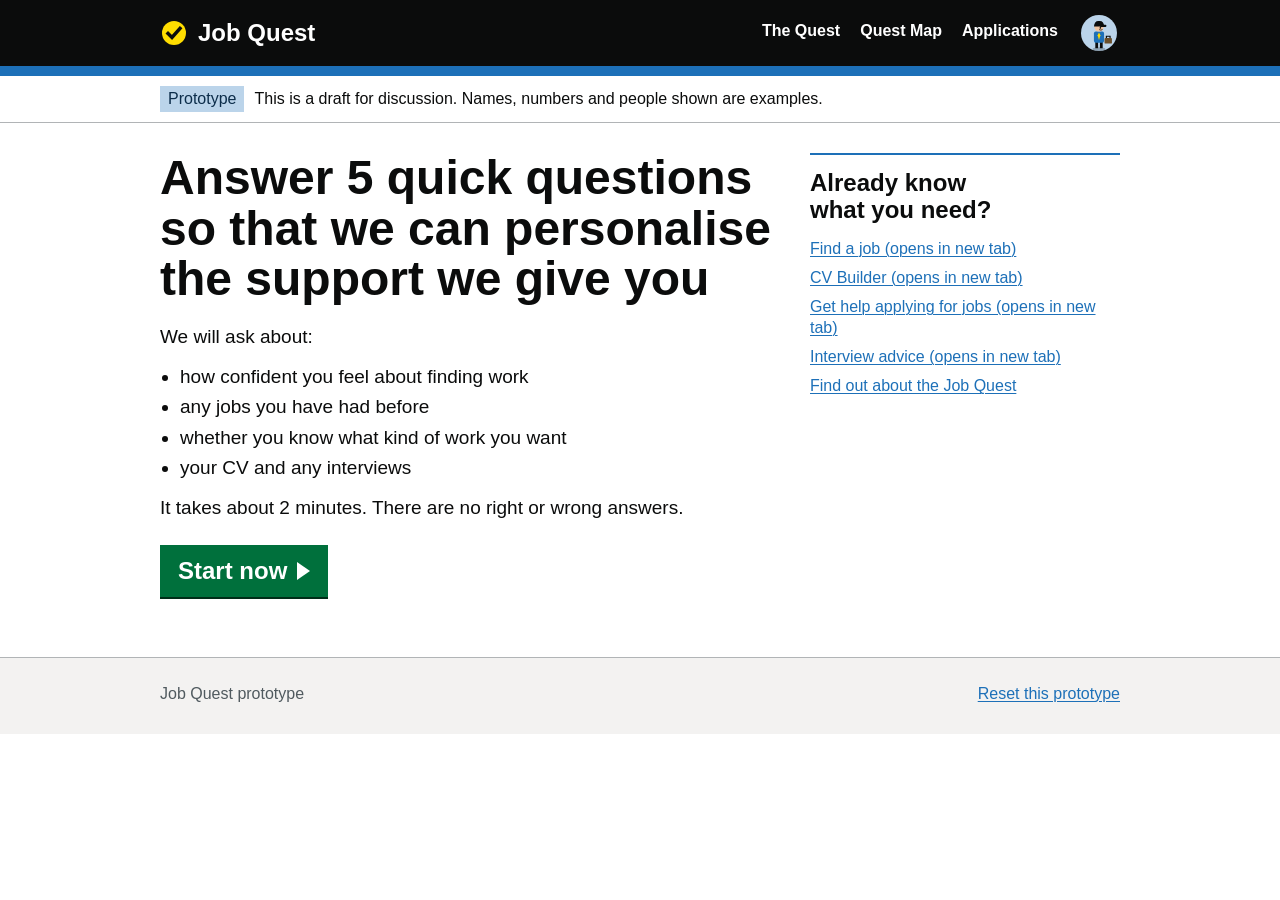
<file: index.html>
<!doctype html>
<html lang="en">
<head>
<meta charset="utf-8">
<meta name="viewport" content="width=device-width, initial-scale=1">
<title>Job Quest</title>
<link rel="stylesheet" href="jq.css">
<style>
/* Landing: start page. Each quiz question is its own page (question-1.html to question-5.html). */
.start-grid { display: grid; grid-template-columns: minmax(0, 2fr) minmax(0, 1fr); gap: 30px; align-items: start; }
@media (max-width: 760px) { .start-grid { grid-template-columns: 1fr; } }
.related { border-top: 2px solid var(--link); padding-top: 15px; font-size: 16px; }
.related h2 { font-size: 24px; }
.related ul { list-style: none; margin: 0; padding: 0; display: grid; gap: 8px; }
</style>
</head>
<body>

<div id="jq-top"></div>
<main id="main">
  <div class="width">
    <div class="start-grid">
      <section>
        <h1>Answer 5 quick questions so that we can personalise the support we give you</h1>
        <p>We will ask about:</p>
        <ul class="list">
          <li>how confident you feel about finding work</li>
          <li>any jobs you have had before</li>
          <li>whether you know what kind of work you want</li>
          <li>your CV and any interviews</li>
        </ul>
        <p>It takes about 2 minutes. There are no right or wrong answers.</p>
        <div class="buttons" style="margin-top:25px"><a class="btn start" href="question-1.html" role="button" draggable="false">Start now</a></div>
      </section>
      <aside class="related" aria-labelledby="rel-h">
        <h2 id="rel-h">Already know what you need?</h2>
        <ul>
          <li><a href="https://www.jobs.service.gov.uk/jobs" target="_blank" rel="noopener">Find a job (opens in new tab)</a></li>
          <li><a href="https://www.jobs.service.gov.uk/cv" target="_blank" rel="noopener">CV Builder (opens in new tab)</a></li>
          <li><a href="https://www.gov.uk/get-help-applying-for-jobs" target="_blank" rel="noopener">Get help applying for jobs (opens in new tab)</a></li>
          <li><a href="https://nationalcareers.service.gov.uk/careers-advice/interview-advice" target="_blank" rel="noopener">Interview advice (opens in new tab)</a></li>
          <li><a href="quest.html">Find out about the Job Quest</a></li>
        </ul>
      </aside>
    </div>
  </div>
</main>
<div id="jq-foot"></div>

<script src="jq.js"></script>
<script>JQ.chrome('index.html');</script>
</body>
</html>
</file>
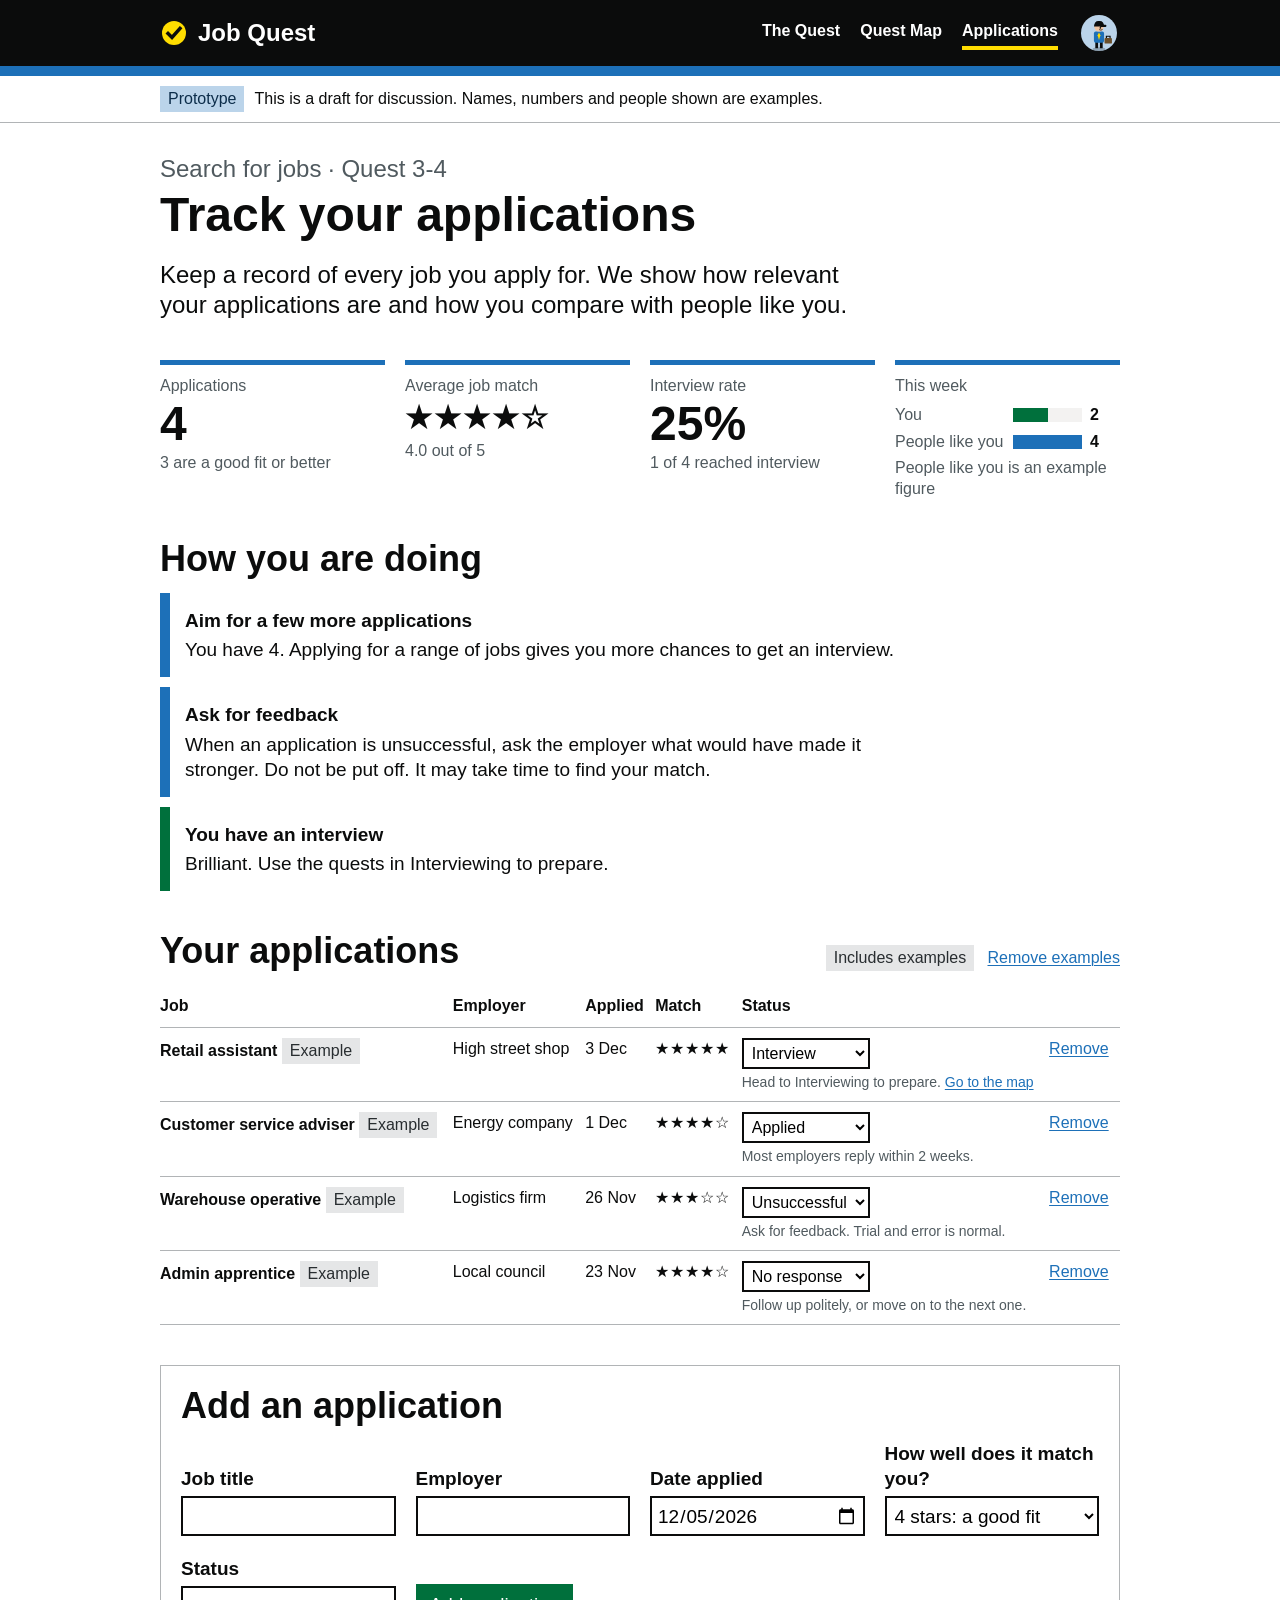
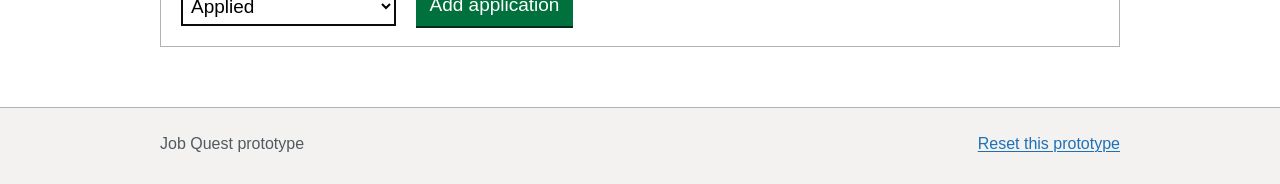
<file: applications.html>
<!doctype html>
<html lang="en">
<head>
<meta charset="utf-8">
<meta name="viewport" content="width=device-width, initial-scale=1, viewport-fit=cover">
<title>Your applications – Job Quest</title>
<link rel="stylesheet" href="jq.css">
<style>
.metrics { display: grid; grid-template-columns: repeat(auto-fit, minmax(200px, 1fr)); gap: 20px; }
.metric { border-top: 5px solid var(--link); padding-top: 10px; display: grid; gap: 4px; align-content: start; }
.metric .big { font-size: 48px; font-weight: 700; line-height: 1; font-variant-numeric: tabular-nums; }
.metric .stars { font-size: 30px; letter-spacing: 2px; line-height: 1.2; }
.metric span { font-size: 16px; color: var(--secondary); }
.compare { display: grid; gap: 6px; font-size: 16px; margin-top: 4px; }
.compare .row { display: grid; grid-template-columns: 110px minmax(0, 1fr) 30px; gap: 8px; align-items: center; font-variant-numeric: tabular-nums; }
.compare .bar { height: 14px; background: var(--bg-grey); }
.compare .bar i { display: block; height: 100%; background: var(--link); }
.compare .row.you .bar i { background: var(--green); }
.advice { display: grid; gap: 10px; }
.advice .inset { border-left-color: var(--link); }
.advice .inset.good { border-left-color: var(--green); }
.advice .inset strong { display: block; margin-bottom: 4px; }
.table-wrap { overflow-x: auto; }
table.apps { width: 100%; min-width: 720px; border-collapse: collapse; font-size: 16px; }
.apps th, .apps td { text-align: left; padding: 10px 10px 10px 0; border-bottom: 1px solid var(--border); vertical-align: top; }
.apps th { font-weight: 700; }
.apps td.stars { white-space: nowrap; letter-spacing: 1px; }
.apps select { font: inherit; font-size: 16px; padding: 4px; border: 2px solid var(--text); border-radius: 0; background: var(--white); }
.apps select:focus { outline: 3px solid var(--focus); outline-offset: 0; }
.apps .next { display: block; font-size: 14px; color: var(--secondary); margin-top: 4px; }
.add { display: grid; grid-template-columns: repeat(auto-fit, minmax(200px, 1fr)); gap: 20px; align-items: end; }
.add .input, .add select { max-width: none; }
.add select { font: inherit; height: 40px; border: 2px solid var(--text); border-radius: 0; padding: 4px; width: 100%; background: var(--white); }
.add select:focus { outline: 3px solid var(--focus); outline-offset: 0; }
.sec-head { display: flex; flex-wrap: wrap; justify-content: space-between; align-items: baseline; gap: 10px; }
.empty { padding: 20px; background: var(--bg-grey); }
</style>
</head>
<body>
<div id="jq-top"></div>
<main>
  <div class="width">
    <div>
      <p class="caption">Search for jobs · Quest 3-4</p>
      <h1>Track your applications</h1>
      <p class="lead">Keep a record of every job you apply for. We show how relevant your applications are and how you compare with people like you.</p>
    </div>

    <section aria-labelledby="stats-h">
      <h2 id="stats-h" class="visually-hidden">Your numbers</h2>
      <div class="metrics" id="metrics"></div>
    </section>

    <section aria-labelledby="adv-h">
      <h2 id="adv-h">How you are doing</h2>
      <div class="advice" id="advice"></div>
    </section>

    <section aria-labelledby="list-h">
      <div class="sec-head"><h2 id="list-h">Your applications</h2><span id="ex-tools"></span></div>
      <div id="list"></div>
    </section>

    <section aria-labelledby="add-h" class="box">
      <h2 id="add-h">Add an application</h2>
      <form id="add" class="add" novalidate>
        <div><label class="label" for="a-title">Job title</label><input class="input" id="a-title" name="title" autocomplete="off"></div>
        <div><label class="label" for="a-emp">Employer</label><input class="input" id="a-emp" name="employer" autocomplete="off"></div>
        <div><label class="label" for="a-date">Date applied</label><input class="input" id="a-date" name="date" type="date"></div>
        <div><label class="label" for="a-match">How well does it match you?</label>
          <select id="a-match" name="match"><option value="5">5 stars: a great fit</option><option value="4" selected>4 stars: a good fit</option><option value="3">3 stars: some fit</option><option value="2">2 stars: a stretch</option><option value="1">1 star: not a good fit</option></select></div>
        <div><label class="label" for="a-status">Status</label>
          <select id="a-status" name="status"></select></div>
        <div><button class="btn" type="submit">Add application</button></div>
      </form>
      <p class="error-msg" id="add-err" hidden style="margin-top:15px">Enter a job title and employer</p>
    </section>
  </div>
</main>
<div id="jq-foot"></div>

<script src="jq.js"></script>
<script>
JQ.chrome('applications.html');
const esc = JQ.esc;
const STATUS = {
  applied: { t: 'Applied', tag: 'blue', next: 'Most employers reply within 2 weeks.' },
  'no-response': { t: 'No response', tag: 'grey', next: 'Follow up politely, or move on to the next one.' },
  interview: { t: 'Interview', tag: 'purple', next: 'Head to Interviewing to prepare.' },
  offer: { t: 'Offer', tag: 'green', next: 'Well done! Tell your network.' },
  unsuccessful: { t: 'Unsuccessful', tag: 'yellow', next: 'Ask for feedback. Trial and error is normal.' },
};
document.getElementById('a-status').innerHTML = Object.entries(STATUS).map(([v, s]) => `<option value="${v}">${s.t}</option>`).join('');

const today = new Date(), iso = d => d.toISOString().slice(0, 10), daysAgo = n => iso(new Date(today - n * 864e5));
document.getElementById('a-date').value = iso(today);
const EXAMPLES = [
  { title: 'Retail assistant', employer: 'High street shop', date: daysAgo(2), match: 5, status: 'interview', example: true },
  { title: 'Customer service adviser', employer: 'Energy company', date: daysAgo(4), match: 4, status: 'applied', example: true },
  { title: 'Warehouse operative', employer: 'Logistics firm', date: daysAgo(9), match: 3, status: 'unsuccessful', example: true },
  { title: 'Admin apprentice', employer: 'Local council', date: daysAgo(12), match: 4, status: 'no-response', example: true },
];
let apps = JQ.store.get('jq-apps', null);
if (!Array.isArray(apps)) { apps = EXAMPLES.slice(); JQ.store.set('jq-apps', apps); }
const save = () => JQ.store.set('jq-apps', apps);
const stars = n => '★'.repeat(n) + '☆'.repeat(5 - n);
const PEERS = 4; // example: applications per week by people like you

function render() {
  const n = apps.length;
  const week = apps.filter(a => (today - new Date(a.date)) / 864e5 <= 7).length;
  const avg = n ? apps.reduce((s, a) => s + +a.match, 0) / n : 0;
  const interviews = apps.filter(a => a.status === 'interview' || a.status === 'offer').length;
  const rate = n ? Math.round(interviews / n * 100) : 0;
  const goodFit = apps.filter(a => +a.match >= 4).length;
  const max = Math.max(PEERS, week, 1);

  document.getElementById('metrics').innerHTML =
    `<div class="metric"><span>Applications</span><strong class="big">${n}</strong><span>${goodFit} are a good fit or better</span></div>` +
    `<div class="metric"><span>Average job match</span><strong class="stars" aria-label="${avg.toFixed(1)} out of 5">${stars(Math.round(avg))}</strong><span>${avg.toFixed(1)} out of 5</span></div>` +
    `<div class="metric"><span>Interview rate</span><strong class="big">${rate}%</strong><span>${interviews} of ${n} reached interview</span></div>` +
    `<div class="metric"><span>This week</span><div class="compare">` +
      `<div class="row you"><span>You</span><span class="bar"><i style="width:${week / max * 100}%"></i></span><strong>${week}</strong></div>` +
      `<div class="row"><span>People like you</span><span class="bar"><i style="width:${PEERS / max * 100}%"></i></span><strong>${PEERS}</strong></div>` +
    `</div><span>People like you is an example figure</span></div>`;

  const adv = [];
  if (n < 5) adv.push(['', 'Aim for a few more applications', `You have ${n}. Applying for a range of jobs gives you more chances to get an interview.`]);
  if (n && avg < 3.5) adv.push(['', 'Focus on jobs that match you', 'Your average match is low. Try the "Is this job right for me?" quiz before you apply.']);
  if (n >= 4 && interviews === 0) adv.push(['', 'Not hearing back?', 'Go back to Create a CV and get feedback on your CV, then tailor it for each job.']);
  if (apps.some(a => a.status === 'unsuccessful')) adv.push(['', 'Ask for feedback', 'When an application is unsuccessful, ask the employer what would have made it stronger. Do not be put off. It may take time to find your match.']);
  if (interviews) adv.push(['good', 'You have an interview', 'Brilliant. Use the quests in Interviewing to prepare.']);
  if (n >= 5 && avg >= 3.5) adv.push(['good', 'You are applying for a range of jobs that are a good fit', 'This is exactly where you should be. Keep going.']);
  document.getElementById('advice').innerHTML = adv.map(([c, h, t]) => `<div class="inset ${c}"><strong>${h}</strong>${t}</div>`).join('') || '<p>Add your first application to see how you are doing.</p>';

  const hasEx = apps.some(a => a.example);
  document.getElementById('ex-tools').innerHTML = hasEx ? `<strong class="tag grey">Includes examples</strong> <button class="linkbtn" type="button" id="clear-ex" style="font-size:16px;margin-left:8px">Remove examples</button>` : '';

  document.getElementById('list').innerHTML = n ? `<div class="table-wrap"><table class="apps"><thead><tr><th>Job</th><th>Employer</th><th>Applied</th><th>Match</th><th>Status</th><th><span class="visually-hidden">Actions</span></th></tr></thead><tbody>` +
    apps.map((a, i) => {
      const d = new Date(a.date);
      return `<tr><td><strong>${esc(a.title)}</strong>${a.example ? ' <span class="tag grey">Example</span>' : ''}</td><td>${esc(a.employer)}</td>` +
        `<td>${isNaN(d) ? '' : d.toLocaleDateString('en-GB', { day: 'numeric', month: 'short' })}</td>` +
        `<td class="stars" aria-label="${a.match} out of 5">${stars(+a.match)}</td>` +
        `<td><label class="visually-hidden" for="st-${i}">Status for ${esc(a.title)}</label><select id="st-${i}" data-i="${i}">${Object.entries(STATUS).map(([v, s]) => `<option value="${v}"${a.status === v ? ' selected' : ''}>${s.t}</option>`).join('')}</select>` +
        `<span class="next">${STATUS[a.status].next}${a.status === 'interview' ? ' <a href="map.html">Go to the map</a>' : ''}${a.status === 'offer' ? ' <a href="profile.html#share">Share your news</a>' : ''}</span></td>` +
        `<td><button class="linkbtn" type="button" data-del="${i}">Remove<span class="visually-hidden"> ${esc(a.title)}</span></button></td></tr>`;
    }).join('') + `</tbody></table></div>`
    : `<div class="empty">You have not added any applications yet. Use the form below to add your first one.</div>`;
}

document.getElementById('list').addEventListener('change', e => { const s = e.target.closest('select[data-i]'); if (!s) return; apps[+s.dataset.i].status = s.value; save(); render(); document.getElementById('st-' + s.dataset.i)?.focus(); });
document.getElementById('list').addEventListener('click', e => { const b = e.target.closest('[data-del]'); if (!b) return; apps.splice(+b.dataset.del, 1); save(); render(); });
document.getElementById('ex-tools').addEventListener('click', e => { if (e.target.id === 'clear-ex') { apps = apps.filter(a => !a.example); save(); render(); } });
document.getElementById('add').addEventListener('submit', e => {
  e.preventDefault();
  const f = new FormData(e.target), title = (f.get('title') || '').trim(), employer = (f.get('employer') || '').trim();
  const err = document.getElementById('add-err');
  if (!title || !employer) { err.hidden = false; (title ? document.getElementById('a-emp') : document.getElementById('a-title')).focus(); return; }
  err.hidden = true;
  apps.unshift({ title, employer, date: f.get('date') || iso(today), match: +f.get('match'), status: f.get('status') });
  save(); e.target.reset(); document.getElementById('a-date').value = iso(today); document.getElementById('a-match').value = '4'; render();
});
render();
</script>
</body>
</html>
</file>
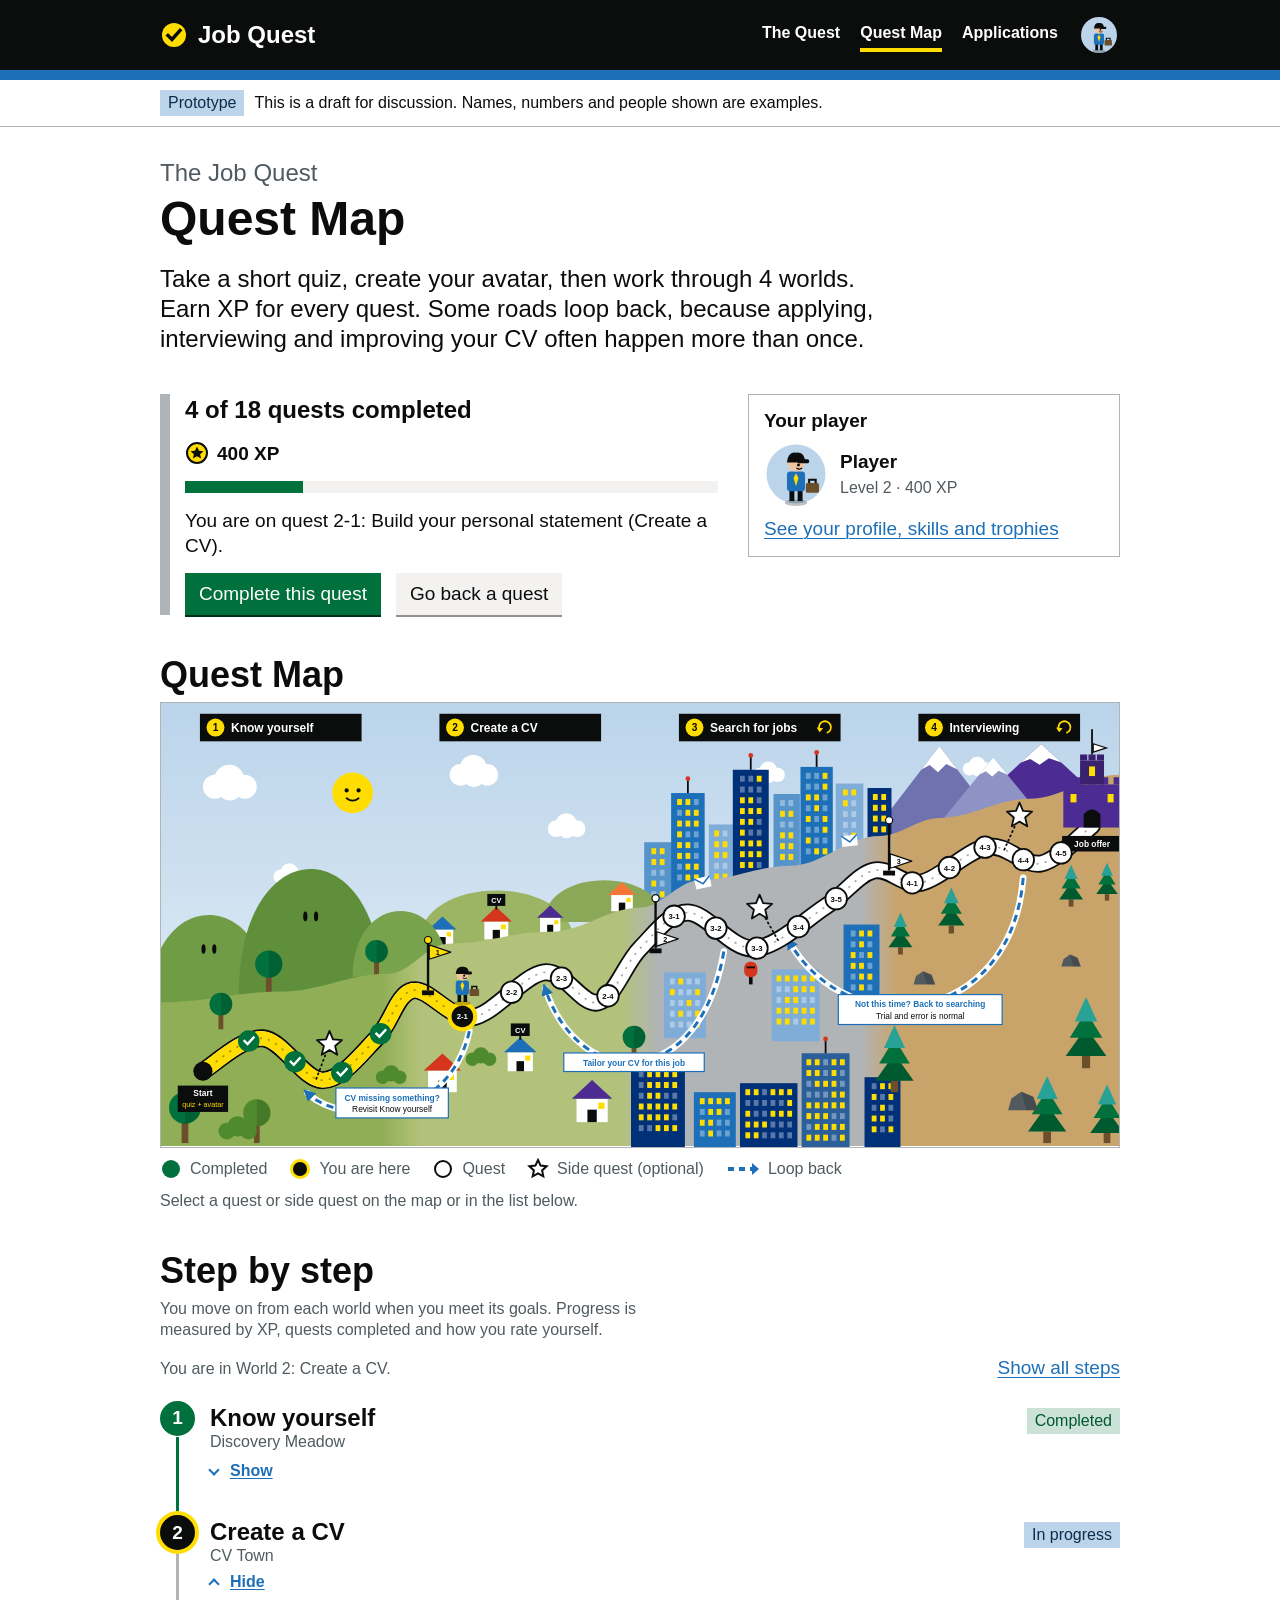
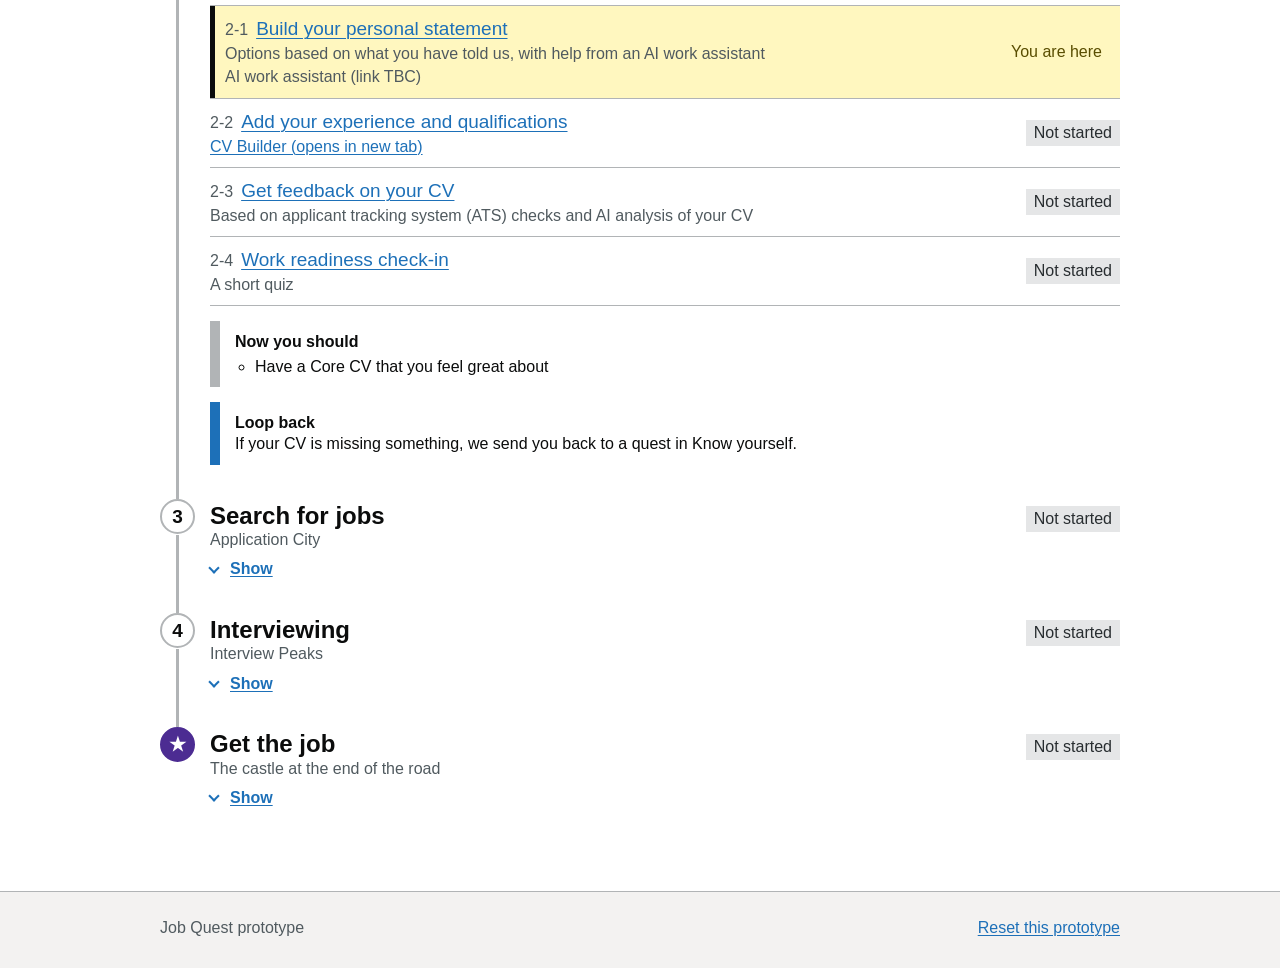
<file: map.html>
<!doctype html>
<html lang="en">
<head>
<meta charset="utf-8">
<meta name="viewport" content="width=device-width, initial-scale=1, viewport-fit=cover">
<title>Quest Map – Job Quest</title>
<link rel="stylesheet" href="jq.css">
<style>
/* Layout: public-service style page — black header bar, single column; "before the quest" flow, progress + leaderboard, illustrated map with loop roads, then step-by-step list. Single light theme by design. */
:root {
  --text: #0b0c0c;
  --secondary: #505a5f;
  --border: #b1b4b6;
  --bg-grey: #f3f2f1;
  --white: #ffffff;
  --link: #1d70b8;
  --focus: #ffdd00;
  --green: #00703c;
  --green-shadow: #002d18;
  --font: arial, 'Helvetica Neue', Helvetica, sans-serif;
  color-scheme: light;
}
* { box-sizing: border-box; }
body { background: var(--white); color: var(--text); font-family: var(--font); font-size: 19px; line-height: 1.32; -webkit-font-smoothing: antialiased; }
.width { max-width: 1020px; margin: 0 auto; padding-left: max(15px, env(safe-area-inset-left, 0px)); padding-right: max(15px, env(safe-area-inset-right, 0px)); }
@media (min-width: 641px) { .width { padding-left: max(30px, env(safe-area-inset-left, 0px)); padding-right: max(30px, env(safe-area-inset-right, 0px)); } }

.header { background: var(--text); color: var(--white); border-bottom: 10px solid var(--link); }
.header .width { padding-block: 14px; display: flex; flex-wrap: wrap; align-items: center; justify-content: space-between; gap: 6px 20px; }
.service { font-weight: 700; font-size: 24px; color: var(--white); display: flex; align-items: center; gap: 10px; }
.service svg { flex: none; }
.header nav { font-size: 16px; font-weight: 700; }

.phase { border-bottom: 1px solid var(--border); }
.phase .width { padding-block: 10px; display: flex; gap: 10px; align-items: baseline; font-size: 16px; }
.tag { display: inline-block; font-size: 16px; font-weight: 400; padding: 2px 8px 3px; white-space: nowrap; }
.tag.blue { background: #bbd4ea; color: #0c2d4a; }
.tag.green { background: #cce2d8; color: #005a30; }
.tag.grey { background: #e5e6e7; color: #282d30; }
.tag.yellow { background: #fff7bf; color: #594d00; }
.tag.purple { background: #dbd5e9; color: #3d2375; }

main .width { padding-block: 30px 50px; display: grid; gap: 40px; }
section { min-width: 0; }
.caption { color: var(--secondary); font-size: 24px; margin: 0 0 5px; }
h1 { font-size: clamp(32px, 5vw, 48px); line-height: 1.05; margin: 0 0 20px; font-weight: 700; text-wrap: balance; }
h2 { font-size: clamp(24px, 3.5vw, 36px); margin: 0 0 8px; line-height: 1.1; text-wrap: balance; }
.lead { font-size: 24px; line-height: 1.25; margin: 0; max-width: 30em; }
p { margin: 0; max-width: 34em; }
.body-s { font-size: 16px; color: var(--secondary); }

/* Before the quest */
.pre { list-style: none; margin: 20px 0 0; padding: 0; display: grid; grid-template-columns: repeat(auto-fit, minmax(170px, 1fr)); gap: 15px; counter-reset: pre; }
.pre > li { border-top: 5px solid var(--link); background: var(--bg-grey); padding: 12px 15px 15px; display: grid; gap: 6px; align-content: start; min-width: 0; }
.pre > li::before { counter-increment: pre; content: counter(pre); font-weight: 700; font-size: 16px; color: var(--secondary); }
.pre h3 { margin: 0; font-size: 19px; }
.pre p { font-size: 16px; }
.pre li.wide { grid-column: span 2; }
@media (max-width: 640px) { .pre li.wide { grid-column: auto; } }
.routes { list-style: none; margin: 4px 0 0; padding: 0; display: grid; gap: 6px; font-size: 16px; }
.routes li { background: var(--white); padding: 6px 10px; border-left: 4px solid var(--border); }
.routes li.quest { border-left-color: var(--focus); font-weight: 700; }
.routes span { display: block; font-weight: 400; color: var(--secondary); font-size: 14px; }

/* Progress + leaderboard */
.status { display: grid; grid-template-columns: minmax(0, 3fr) minmax(0, 2fr); gap: 30px; align-items: start; }
@media (max-width: 760px) { .status { grid-template-columns: 1fr; } }
.progress { display: grid; gap: 15px; padding-left: 15px; border-left: 10px solid var(--border); }
.progress strong.big { font-size: 24px; }
.xp { display: inline-flex; gap: 8px; align-items: center; font-weight: 700; }
.meter { height: 12px; background: var(--bg-grey); }
.meter i { display: block; height: 100%; background: var(--green); transition: width .4s ease; }
.buttons { display: flex; flex-wrap: wrap; gap: 15px; }
.btn { font-family: var(--font); font-size: 19px; line-height: 1.2; padding: 8px 12px 7px; border: 2px solid transparent; border-radius: 0; color: var(--white); background: var(--green); box-shadow: 0 2px 0 var(--green-shadow); cursor: pointer; }
.btn:hover { background: #005a30; }
.btn.secondary { background: var(--bg-grey); color: var(--text); box-shadow: 0 2px 0 #929191; }
.btn.secondary:hover { background: #dbdad9; }
.btn:active { transform: translateY(2px); box-shadow: none; }
.btn:disabled { opacity: .5; cursor: not-allowed; }
.btn:focus-visible { outline: 3px solid transparent; background: var(--focus); color: var(--text); box-shadow: 0 2px 0 var(--text); border-color: var(--focus); }

.board { border: 1px solid var(--border); padding: 15px; display: grid; gap: 10px; }
.board-head { display: flex; justify-content: space-between; align-items: baseline; gap: 10px; }
.board h3 { margin: 0; font-size: 19px; }
.board table { width: 100%; border-collapse: collapse; font-size: 16px; font-variant-numeric: tabular-nums; }
.board th, .board td { text-align: left; padding: 6px 4px; border-bottom: 1px solid var(--border); }
.board th { font-weight: 700; }
.board td.n, .board th.n { text-align: right; }
.board tr.you td { font-weight: 700; background: #fff7bf; }
.feed { list-style: none; margin: 0; padding: 0; font-size: 14px; color: var(--secondary); display: grid; gap: 4px; }

/* Map */
.map { border: 1px solid var(--border); }
.map-scroll { overflow-x: auto; -webkit-overflow-scrolling: touch; }
.map svg { display: block; width: 100%; min-width: 900px; height: auto; }
.key { display: flex; flex-wrap: wrap; gap: 8px 22px; font-size: 16px; color: var(--secondary); margin-top: 10px; }
.key span { display: inline-flex; gap: 8px; align-items: center; }
.node { cursor: pointer; }
.node:focus { outline: none; }
.node:focus-visible .ring { stroke: var(--text); stroke-width: 4; }
.hero-bob { animation: bob .9s ease-in-out infinite alternate; }
@keyframes bob { from { transform: translateY(0); } to { transform: translateY(-4px); } }

/* Step by step */
.steps { list-style: none; margin: 20px 0 0; padding: 0; }
.step { position: relative; padding: 0 0 34px 50px; }
.step::before { content: ''; position: absolute; left: 16px; top: 36px; bottom: 0; width: 3px; background: var(--border); }
.step:last-child::before { display: none; }
.step.done::before { background: var(--green); }
.num { position: absolute; left: 0; top: 0; width: 35px; height: 35px; border-radius: 50%; border: 2px solid var(--border); background: var(--white); display: grid; place-items: center; font-weight: 700; font-size: 19px; }
.step.done .num { background: var(--green); border-color: var(--green); color: var(--white); }
.step.now .num { background: var(--text); border-color: var(--text); color: var(--white); box-shadow: 0 0 0 4px var(--focus); }
.step.final .num { background: #4c2c92; border-color: #4c2c92; color: var(--white); }
.step-head { display: flex; flex-wrap: wrap; align-items: baseline; justify-content: space-between; gap: 6px 15px; min-height: 35px; padding-top: 3px; }
.step h3 { margin: 0; font-size: 24px; }
.place { color: var(--secondary); font-size: 16px; margin-top: 2px; }
.tasks { list-style: none; margin: 12px 0 0; padding: 0; border-top: 1px solid var(--border); }
.tasks li { display: flex; flex-wrap: wrap; justify-content: space-between; align-items: center; gap: 6px 15px; padding: 10px 0; border-bottom: 1px solid var(--border); }
.tasks li > span { min-width: 0; flex: 1 1 260px; }
.task-note { display: block; font-size: 16px; color: var(--secondary); margin-top: 2px; }
.tasks li.side { background: #fffbe0; padding-left: 10px; padding-right: 10px; }
.linkbtn { font: inherit; background: none; border: 0; padding: 0; color: var(--link); text-decoration: underline; text-underline-offset: .15em; text-decoration-thickness: 1px; cursor: pointer; text-align: left; }
.linkbtn:hover { color: #003078; text-decoration-thickness: 3px; }
.linkbtn:focus-visible { outline: 3px solid transparent; background: var(--focus); color: var(--text); box-shadow: 0 -2px var(--focus), 0 4px var(--text); text-decoration: none; }
.code { color: var(--secondary); font-size: 16px; margin-right: 8px; font-variant-numeric: tabular-nums; }
.inset { margin-top: 15px; padding: 10px 15px; border-left: 10px solid var(--border); font-size: 16px; }
.inset strong { display: block; margin-bottom: 4px; font-size: 16px; }
.inset ul { margin: 0; padding-left: 20px; }
.inset.loop { border-left-color: var(--link); }
.steps-tools { display: flex; flex-wrap: wrap; justify-content: space-between; align-items: baseline; gap: 10px 20px; margin-top: 15px; }
.step-toggle { font: inherit; background: none; border: 0; padding: 0; margin: 0; text-align: left; cursor: pointer; color: var(--text); display: block; width: 100%; }
.step-toggle .t { display: block; font-size: 24px; font-weight: 700; line-height: 1.15; }
.step-toggle .sh { display: inline-flex; align-items: center; gap: 8px; margin-top: 6px; font-size: 16px; color: var(--link); text-decoration: underline; text-underline-offset: .15em; }
.step-toggle .chev { width: 8px; height: 8px; border: solid currentColor; border-width: 2px 2px 0 0; transform: rotate(135deg); margin: -4px 4px 0 0; display: inline-block; transition: transform .2s; }
.step-toggle[aria-expanded="true"] .chev { transform: rotate(-45deg); margin-top: 3px; }
.step-toggle:hover .t { text-decoration: underline; }
.step-toggle:hover .sh { text-decoration-thickness: 3px; }
.step-toggle:focus-visible { outline: 3px solid transparent; background: var(--focus); box-shadow: 0 -2px var(--focus), 0 4px var(--text); }
.step-head h3 { flex: 1 1 260px; min-width: 0; }
.step-toggle .place { display: block; font-weight: 400; }
.step-body[hidden] { display: none; }
.tasks li.here { background: #fff7bf; box-shadow: inset 5px 0 0 var(--text); padding-left: 15px; padding-right: 10px; }

.footer { background: var(--bg-grey); border-top: 1px solid var(--border); }
.footer .width { padding-block: 25px 30px; font-size: 16px; color: var(--secondary); }

@media (prefers-reduced-motion: reduce) { .hero-bob { animation: none; } .meter i { transition: none; } }
</style>
</head>
<body>

<div id="jq-top"></div>

<main>
  <div class="width">
    <div>
      <p class="caption">The Job Quest</p>
      <h1>Quest Map</h1>
      <p class="lead">Take a short quiz, create your avatar, then work through 4 worlds. Earn XP for every quest. Some roads loop back, because applying, interviewing and improving your CV often happen more than once.</p>
    </div>

    <section class="status" aria-label="Your progress">
      <div class="progress" aria-live="polite">
        <strong class="big" id="p-count">4 of 16 quests completed</strong>
        <span class="xp"><svg width="24" height="24" viewBox="0 0 24 24" aria-hidden="true"><circle cx="12" cy="12" r="10" fill="#ffdd00" stroke="#0b0c0c" stroke-width="2"/><path d="M12 5.5l2 4.2 4.5.5-3.4 3 1 4.4-4.1-2.3-4.1 2.3 1-4.4-3.4-3 4.5-.5z" fill="#0b0c0c"/></svg><span id="p-xp">400 XP</span></span>
        <div class="meter" aria-hidden="true"><i id="meter"></i></div>
        <p id="p-now">You are on quest 2-1.</p>
        <div class="buttons">
          <button class="btn" id="next" type="button">Complete this quest</button>
          <button class="btn secondary" id="prev" type="button">Go back a quest</button>
        </div>
      </div>
      <div class="board">
        <div class="board-head"><h3>Your player</h3></div>
        <div id="mini"></div>
        <a href="profile.html">See your profile, skills and trophies</a>
      </div>
    </section>

    <section aria-labelledby="map-h">
      <h2 id="map-h">Quest Map</h2>
      <div class="map">
        <div class="map-scroll">
          <svg id="map" viewBox="0 0 1600 740" role="img" aria-label="Illustrated map of the job seeking journey through Know yourself, Create a CV, Search for jobs and Interviewing to a job offer, with loop roads from Interviewing back to Search for jobs, from Search for jobs back to Create a CV, and from Create a CV back to Know yourself"></svg>
        </div>
      </div>
      <div class="key" aria-hidden="true">
        <span><svg width="22" height="22"><circle cx="11" cy="11" r="9" fill="#00703c"/></svg>Completed</span>
        <span><svg width="22" height="22"><circle cx="11" cy="11" r="10" fill="#ffdd00"/><circle cx="11" cy="11" r="7" fill="#0b0c0c"/></svg>You are here</span>
        <span><svg width="22" height="22"><circle cx="11" cy="11" r="8" fill="#fff" stroke="#0b0c0c" stroke-width="2"/></svg>Quest</span>
        <span><svg width="22" height="22"><path d="M11 2l2.6 5.6 6 .7-4.5 4.1 1.2 6-5.3-3-5.3 3 1.2-6L2.4 8.3l6-.7z" fill="#fff" stroke="#0b0c0c" stroke-width="2"/></svg>Side quest (optional)</span>
        <span><svg width="34" height="22"><path d="M2 11h26" stroke="#1d70b8" stroke-width="4" stroke-dasharray="6 5"/><path d="M26 5l7 6-7 6z" fill="#1d70b8"/></svg>Loop back</span>
      </div>
      <p class="body-s" style="margin-top:10px">Select a quest or side quest on the map or in the list below.</p>
    </section>

    <section aria-labelledby="steps-h">
      <h2 id="steps-h">Step by step</h2>
      <p class="body-s">You move on from each world when you meet its goals. Progress is measured by XP, quests completed and how you rate yourself.</p>
      <div class="steps-tools"><p class="body-s" id="steps-now" style="margin:0"></p><button class="linkbtn" type="button" id="toggle-all" aria-controls="steps">Show all steps</button></div>
      <ol class="steps" id="steps"></ol>
    </section>
  </div>
</main>

<div id="jq-foot"></div>

<script src="jq.js"></script>
</body>
</html>
<script>
JQ.chrome('map.html');
/* ---- Edit the journey here. Add, remove or rename quests and the map re-spaces itself. ---- */
const WORLDS = JQ.WORLDS;
const FINISH = 'Job offer';
const XP_QUEST = 100, XP_SIDE = 50;

const BLACK = '#0b0c0c', YELLOW = '#ffdd00', GREEN = '#00703c', RED = '#d4351c', BLUE = '#1d70b8', PURPLE = '#4c2c92';
const FONT = "arial, 'Helvetica Neue', Helvetica, sans-serif";
const svg = document.getElementById('map');
const esc = s => String(s).replace(/&/g, '&amp;').replace(/</g, '&lt;').replace(/"/g, '&quot;');

const ROUTE = [
  [70, 615], [170, 560], [270, 630], [360, 560],
  [420, 480], [520, 525], [640, 450], [730, 500],
  [800, 410], [880, 350], [990, 410], [1110, 340],
  [1190, 280], [1270, 300], [1380, 240], [1470, 268],
  [1555, 205]
];
const TERRAIN = [[0,500],[200,482],[380,452],[480,402],[650,382],[800,342],[900,296],[1050,272],[1200,222],[1300,192],[1450,160],[1600,120]];
function topY(x) {
  for (let i = 0; i < TERRAIN.length - 1; i++) {
    const [x0, y0] = TERRAIN[i], [x1, y1] = TERRAIN[i + 1];
    if (x >= x0 && x <= x1) { const t = (1 - Math.cos(Math.PI * (x - x0) / (x1 - x0))) / 2; return y0 + (y1 - y0) * t; }
  }
  return TERRAIN[TERRAIN.length - 1][1];
}
function rng(seed) { return () => { seed |= 0; seed = seed + 0x6D2B79F5 | 0; let t = Math.imul(seed ^ seed >>> 15, 1 | seed); t = t + Math.imul(t ^ t >>> 7, 61 | t) ^ t; return ((t ^ t >>> 14) >>> 0) / 4294967296; }; }
const rand = rng(1215);

/* ---------- Flat scenery ---------- */
const puff = (x, y, s, fill, parts) => parts.map(([dx, dy, r]) => `<circle cx="${x + dx * s}" cy="${y + dy * s}" r="${r * s}" fill="${fill}"/>`).join('');
const cloud = (x, y, s = 1) => puff(x, y, s, '#ffffff', [[0,0,20],[24,-12,25],[50,0,20],[25,4,19]]);
const bush = (x, y, s = 1, fill = '#4f8a2e') => puff(x, y, s, fill, [[0,0,14],[18,-8,17],[36,0,14]]);
function hill(x, base, w, h, fill, eyes) {
  const k = h * 1.33;
  let g = `<path d="M${x - w/2},${base} C${x - w/2},${base - k} ${x + w/2},${base - k} ${x + w/2},${base} Z" fill="${fill}"/>`;
  if (eyes) g += `<ellipse cx="${x - 9}" cy="${base - h * .62}" rx="3.5" ry="8" fill="${BLACK}"/><ellipse cx="${x + 9}" cy="${base - h * .62}" rx="3.5" ry="8" fill="${BLACK}"/>`;
  return g;
}
const tree = (x, y, s = 1, fill = GREEN) => `<g transform="translate(${x},${y}) scale(${s})"><rect x="-4" y="-26" width="8" height="26" fill="#6b4f2a"/><circle cx="0" cy="-42" r="19" fill="${fill}"/><path d="M0,-61 A19,19 0 0 1 0,-23 Z" fill="#000" opacity=".12"/></g>`;
const pine = (x, y, s = 1) => `<g transform="translate(${x},${y}) scale(${s})"><rect x="-4" y="-12" width="8" height="12" fill="#6b4f2a"/><polygon points="-20,-12 0,-40 20,-12" fill="#005a30"/><polygon points="-16,-30 0,-56 16,-30" fill="${GREEN}"/><polygon points="-11,-46 0,-70 11,-46" fill="#28a197"/></g>`;
function house(x, y, s = 1, roof = RED, sign) {
  let g = `<g transform="translate(${x},${y}) scale(${s})"><rect x="-20" y="-30" width="40" height="30" fill="#ffffff"/><polygon points="-26,-30 0,-54 26,-30" fill="${roof}"/><rect x="-6" y="-16" width="12" height="16" fill="${BLACK}"/><rect x="8" y="-25" width="8" height="8" fill="${YELLOW}"/>`;
  if (sign) g += `<line x1="0" y1="-56" x2="0" y2="-50" stroke="${BLACK}" stroke-width="3"/><rect x="-15" y="-76" width="30" height="20" fill="${BLACK}"/><text x="0" y="-61" font-family="${FONT}" font-weight="700" font-size="12" text-anchor="middle" fill="#ffffff">${sign}</text>`;
  return g + '</g>';
}
function building(x, base, w, h, fill) {
  let g = `<rect x="${x - w/2}" y="${base - h}" width="${w}" height="${h}" fill="${fill}"/>`;
  const cols = Math.max(1, Math.floor((w - 10) / 14)), rows = Math.max(1, Math.floor((h - 16) / 18));
  const startX = x - (cols * 14 - 6) / 2;
  for (let r = 0; r < rows; r++) for (let c = 0; c < cols; c++) {
    const lit = rand() > .4;
    g += `<rect x="${startX + c * 14}" y="${base - h + 10 + r * 18}" width="8" height="10" fill="${lit ? YELLOW : '#ffffff'}" opacity="${lit ? 1 : .35}"/>`;
  }
  if (h > 150) g += `<line x1="${x}" y1="${base - h}" x2="${x}" y2="${base - h - 22}" stroke="${BLACK}" stroke-width="3"/><circle cx="${x}" cy="${base - h - 24}" r="4" fill="${RED}"/>`;
  return g;
}
function mountain(x, base, w, h, fill) {
  const ty = base - h;
  return `<polygon points="${x - w/2},${base} ${x},${ty} ${x + w/2},${base}" fill="${fill}"/>` +
    `<polygon points="${x - w*.13},${ty + h*.26} ${x},${ty} ${x + w*.13},${ty + h*.26} ${x + w*.05},${ty + h*.2} ${x - w*.01},${ty + h*.29} ${x - w*.07},${ty + h*.21}" fill="#ffffff"/>`;
}
const rock = (x, y, s = 1) => `<g transform="translate(${x},${y}) scale(${s})"><path d="M-18,0 L-14,-14 L-2,-22 L12,-16 L18,0 Z" fill="#505a5f"/><path d="M-2,-22 L12,-16 L18,0 L4,0 Z" fill="#000" opacity=".15"/></g>`;
const postbox = (x, y) => `<g transform="translate(${x},${y})"><rect x="-3" y="-14" width="6" height="14" fill="${BLACK}"/><rect x="-11" y="-38" width="22" height="26" rx="10" fill="${RED}"/><rect x="-7" y="-30" width="14" height="3" fill="${BLACK}"/></g>`;
const envelope = (x, y, r = 0) => `<g transform="translate(${x},${y}) rotate(${r})"><rect x="-13" y="-9" width="26" height="18" fill="#ffffff"/><path d="M-13,-9 L0,2 L13,-9" fill="none" stroke="${BLUE}" stroke-width="2.5" stroke-linejoin="round"/></g>`;
const sun = (x, y) => `<circle cx="${x}" cy="${y}" r="34" fill="${YELLOW}"/><circle cx="${x - 10}" cy="${y - 4}" r="3.5" fill="${BLACK}"/><circle cx="${x + 10}" cy="${y - 4}" r="3.5" fill="${BLACK}"/><path d="M${x - 10},${y + 9} Q${x},${y + 17} ${x + 10},${y + 9}" fill="none" stroke="${BLACK}" stroke-width="3" stroke-linecap="round"/>`;
function starPts(cx, cy, R, r = R * .45) {
  let p = [];
  for (let i = 0; i < 10; i++) { const a = -Math.PI / 2 + i * Math.PI / 5, rr = i % 2 ? r : R; p.push(`${(cx + rr * Math.cos(a)).toFixed(1)},${(cy + rr * Math.sin(a)).toFixed(1)}`); }
  return p.join(' ');
}

function castle(x, base, raised) {
  const b = PURPLE, d = '#3a2170';
  let g = `<g transform="translate(${x},${base})">`;
  g += `<rect x="-48" y="-72" width="96" height="72" fill="${b}"/>`;
  for (let i = 0; i < 5; i++) g += `<rect x="${-48 + i * 21}" y="-84" width="12" height="12" fill="${b}"/>`;
  g += `<rect x="-20" y="-112" width="40" height="40" fill="${d}"/>`;
  for (let i = 0; i < 3; i++) g += `<rect x="${-20 + i * 14}" y="-122" width="12" height="10" fill="${d}"/>`;
  g += `<path d="M-14,0 L-14,-22 Q0,-38 14,-22 L14,0 Z" fill="${BLACK}"/>`;
  g += `<rect x="-36" y="-56" width="10" height="14" fill="${YELLOW}"/><rect x="26" y="-56" width="10" height="14" fill="${YELLOW}"/><rect x="-5" y="-102" width="10" height="16" fill="${YELLOW}"/>`;
  g += `<line x1="0" y1="-122" x2="0" y2="-164" stroke="${BLACK}" stroke-width="3"/>`;
  g += raised ? `<polygon points="2,-164 34,-154 2,-144" fill="${YELLOW}" stroke="${BLACK}" stroke-width="2"/>` : `<polygon points="2,-140 24,-133 2,-126" fill="#ffffff" stroke="${BLACK}" stroke-width="2"/>`;
  return g + '</g>';
}
function flagpole(x, y, raised, n) {
  const fy = raised ? -82 : -34;
  return `<g transform="translate(${x},${y})"><rect x="-10" y="-6" width="20" height="8" fill="${BLACK}"/>` +
    `<line x1="0" y1="-6" x2="0" y2="-86" stroke="${BLACK}" stroke-width="4"/><circle cx="0" cy="-90" r="6" fill="${raised ? YELLOW : '#ffffff'}" stroke="${BLACK}" stroke-width="2"/>` +
    `<polygon points="2,${fy} 38,${fy + 12} 2,${fy + 24}" fill="${raised ? YELLOW : '#ffffff'}" stroke="${BLACK}" stroke-width="2" stroke-linejoin="round"/>` +
    `<text x="13" y="${fy + 17}" font-family="${FONT}" font-weight="700" font-size="12" fill="${BLACK}">${n}</text></g>`;
}
function banner(cx, n, name, loop) {
  const w = 270, h = 46, x = cx - w / 2, y = 18;
  let g = `<rect x="${x}" y="${y}" width="${w}" height="${h}" fill="${BLACK}"/>` +
    `<circle cx="${x + 26}" cy="${y + h/2}" r="15" fill="${YELLOW}"/>` +
    `<text x="${x + 26}" y="${y + h/2 + 6}" font-family="${FONT}" font-weight="700" font-size="17" text-anchor="middle" fill="${BLACK}">${n}</text>` +
    `<text x="${x + 52}" y="${y + h/2 + 7}" font-family="${FONT}" font-weight="700" font-size="20" fill="#ffffff">${name}</text>`;
  if (loop) g += `<g transform="translate(${x + w - 26},${y + h/2})"><path d="M-9,4 A10,10 0 1 1 3,9" fill="none" stroke="${YELLOW}" stroke-width="3"/><path d="M-14,0 L-9,8 L-3,1 Z" fill="${YELLOW}"/></g>`;
  return g;
}
function hero(x, y) {
  return `<g transform="translate(${x},${y - 18})"><g class="hero-bob">` + JQ.figure(JQ.avatar()) + `</g></g>`;
}

/* Loop roads: dashed blue arcs back to an earlier world */
const LOOPS = [
  { d: 'M1440,292 C1420,540 1150,570 1050,400', label: ['Not this time? Back to searching', 'Trial and error is normal'], at: [1268, 512] },
  { d: 'M940,415 C900,650 700,650 642,478', label: ['Tailor your CV for this job'], at: [790, 600] },
  { d: 'M515,548 C480,705 300,705 245,652', label: ['CV missing something?', 'Revisit Know yourself'], at: [386, 668] },
];
function pill(cx, cy, lines) {
  const w = Math.max(...lines.map(l => l.length)) * 7.8 + 24, h = lines.length * 19 + 12;
  let g = `<rect x="${cx - w/2}" y="${cy - h/2}" width="${w}" height="${h}" fill="#ffffff" stroke="${BLUE}" stroke-width="2"/>`;
  lines.forEach((l, i) => g += `<text x="${cx}" y="${cy - h/2 + 21 + i * 19}" font-family="${FONT}" font-weight="${i ? 400 : 700}" font-size="14" text-anchor="middle" fill="${i ? BLACK : BLUE}">${l}</text>`);
  return g;
}

/* ---------- Road geometry ---------- */
function seg(i) {
  const p0 = ROUTE[Math.max(0, i - 1)], p1 = ROUTE[i], p2 = ROUTE[i + 1], p3 = ROUTE[Math.min(ROUTE.length - 1, i + 2)];
  const c1 = [p1[0] + (p2[0] - p0[0]) / 6, p1[1] + (p2[1] - p0[1]) / 6];
  const c2 = [p2[0] - (p3[0] - p1[0]) / 6, p2[1] - (p3[1] - p1[1]) / 6];
  return `C${c1[0].toFixed(1)},${c1[1].toFixed(1)} ${c2[0].toFixed(1)},${c2[1].toFixed(1)} ${p2[0]},${p2[1]}`;
}
const worldD = WORLDS.map((_, k) => { let d = `M${ROUTE[4 * k][0]},${ROUTE[4 * k][1]}`; for (let i = 4 * k; i < 4 * k + 4; i++) d += ' ' + seg(i); return d; });
const fullD = `M${ROUTE[0][0]},${ROUTE[0][1]} ` + ROUTE.slice(0, -1).map((_, i) => seg(i)).join(' ');

function groundPath() { let d = `M0,${topY(0)}`; for (let x = 10; x <= 1600; x += 10) d += ` L${x},${topY(x).toFixed(1)}`; return d; }
function staticLayer() {
  const T = topY;
  let g = `<defs><linearGradient id="sky" x1="0" y1="0" x2="0" y2="1"><stop offset="0" stop-color="#bbd4ea"/><stop offset="1" stop-color="#eaf2f9"/></linearGradient>` +
    `<linearGradient id="ground" x1="0" y1="0" x2="1" y2="0">` +
    WORLDS.map((w, k) => `<stop offset="${k / 4 + (k ? .02 : 0)}" stop-color="${w.ground}"/><stop offset="${(k + 1) / 4 - (k < 3 ? .02 : 0)}" stop-color="${w.ground}"/>`).join('') +
    `</linearGradient><marker id="arrow" viewBox="0 0 10 10" refX="5" refY="5" markerWidth="4" markerHeight="4" orient="auto-start-reverse"><path d="M0,0 L10,5 L0,10 z" fill="${BLUE}"/></marker></defs>`;
  g += `<rect width="1600" height="740" fill="url(#sky)"/>`;
  g += sun(320, 150);
  g += cloud(90, 140) + cloud(500, 120, .9) + cloud(660, 210, .7) + cloud(1000, 120, .6) + cloud(1350, 110, .55) + cloud(200, 290, .6);

  g += mountain(1300, T(1300) + 30, 230, 150, '#6f72af') + mountain(1470, T(1470) + 30, 260, 120, PURPLE) + mountain(1390, T(1390) + 30, 180, 110, '#8f92c4');
  [[830,46,120,'#5694ca'],[880,56,170,BLUE],[935,40,110,'#7fadd8'],[985,60,190,'#003078'],[1045,44,140,'#5694ca'],[1095,54,175,BLUE],[1150,46,120,'#7fadd8'],[1200,40,100,'#003078']]
    .forEach(([x, w, h, c]) => { g += building(x, T(x) + 20, w, Math.min(h, T(x) + 20 - 100), c); });
  g += hill(560, T(560) + 10, 260, 90, '#9bb565') + hill(740, T(740) + 10, 200, 70, '#8aa857');
  g += house(470, T(470) + 2, .9, BLUE) + house(560, T(560) + 2, 1, RED, 'CV') + house(650, T(650) + 2, .85, PURPLE) + house(770, T(770) + 2, .9, '#f47738');
  g += hill(80, T(80) + 10, 200, 150, '#6f9c45', true) + hill(250, T(250) + 10, 240, 210, '#5f8f3a', true) + hill(400, T(400) + 10, 160, 110, '#78a24b');
  g += tree(180, T(180) + 4, 1.2) + tree(360, T(360) + 4, 1);

  g += `<path d="${groundPath()} L1600,740 L0,740 Z" fill="url(#ground)"/>`;

  g += tree(100, 545) + tree(40, 735, 1.4) + tree(160, 735, 1.2, '#4f8a2e');
  g += bush(110, 715) + bush(370, 625, .8);
  g += house(470, 650, 1.2, RED) + house(600, 615, 1.05, BLUE, 'CV') + house(720, 700, 1.3, PURPLE);
  g += tree(790, 600) + bush(520, 595, .8);
  [[875,560,70,110,'#7fadd8'],[1060,565,80,120,'#7fadd8'],[1170,520,60,150,BLUE]].forEach(([x, b, w, h, c]) => g += building(x, b, w, h, c));
  [[830,745,90,140,'#003078'],[925,745,70,95,BLUE],[1015,745,96,110,'#003078'],[1110,745,80,160,'#2b5f99'],[1205,745,60,120,'#003078']].forEach(([x, b, w, h, c]) => g += building(x, b, w, h, c));
  g += postbox(985, 470) + envelope(905, 300, -12) + envelope(1150, 230, -6);
  g += pine(1235, 420) + pine(1320, 385, 1.1) + pine(1520, 340) + pine(1580, 330, .9);
  g += pine(1225, 650, 1.6) + pine(1545, 610, 1.7) + pine(1480, 735, 1.6) + pine(1580, 735, 1.4);
  g += rock(1275, 470) + rock(1520, 440, .9) + rock(1440, 680, 1.4);

  // Loop roads (under the main road so their ends tuck in)
  LOOPS.forEach(l => {
    g += `<path d="${l.d}" fill="none" stroke="#ffffff" stroke-width="11" stroke-linecap="round"/>`;
    g += `<path d="${l.d}" fill="none" stroke="${BLUE}" stroke-width="5" stroke-dasharray="12 9" marker-end="url(#arrow)"/>`;
  });

  g += `<path d="${fullD}" fill="none" stroke="${BLACK}" stroke-width="30" stroke-linecap="round"/>`;
  g += `<path d="${fullD}" fill="none" stroke="#ffffff" stroke-width="24" stroke-linecap="round"/>`;
  g += `<path id="trail" d="${fullD}" fill="none" stroke="${YELLOW}" stroke-width="24" stroke-linecap="round"/>`;
  g += `<path d="${fullD}" fill="none" stroke="${BLACK}" stroke-width="3" stroke-linecap="round" stroke-dasharray="1 13" opacity=".35"/>`;
  worldD.forEach((d, k) => g += `<path id="seg-${k}" d="${d}" fill="none" stroke="none"/>`);

  LOOPS.forEach(l => g += pill(l.at[0], l.at[1], l.label));

  const [sx, sy] = ROUTE[0];
  g += `<circle cx="${sx}" cy="${sy}" r="16" fill="${BLACK}"/><rect x="${sx - 42}" y="${sy + 24}" width="84" height="44" fill="${BLACK}"/>` +
    `<text x="${sx}" y="${sy + 42}" font-family="${FONT}" font-weight="700" font-size="14" text-anchor="middle" fill="#ffffff">Start</text>` +
    `<text x="${sx}" y="${sy + 60}" font-family="${FONT}" font-size="12" text-anchor="middle" fill="${YELLOW}">quiz + avatar</text>`;
  WORLDS.forEach((w, k) => g += banner(200 + 400 * k, k + 1, w.name, !!w.loop && k > 1));
  return g;
}
svg.innerHTML = staticLayer() + '<g id="dyn"></g>';

/* ---------- Quest positions ---------- */
const stages = [], sides = [];
const segLen = WORLDS.map((_, k) => document.getElementById('seg-' + k).getTotalLength());
const offsets = segLen.map((_, k) => segLen.slice(0, k).reduce((a, b) => a + b, 0));
WORLDS.forEach((w, k) => {
  const path = document.getElementById('seg-' + k), n = w.stages.length, L = segLen[k];
  w.stages.forEach((st, i) => {
    const local = L * (i + 1) / (n + 1), p = path.getPointAtLength(local);
    stages.push({ world: k, i, name: st.name, x: p.x, y: p.y, at: offsets[k] + local, code: `${k + 1}-${i + 1}` });
  });
  w.side.forEach((sq, j) => {
    const l = L * sq.at, p = path.getPointAtLength(l), q = path.getPointAtLength(Math.min(L, l + 2));
    let nx = -(q.y - p.y), ny = q.x - p.x; const m = Math.hypot(nx, ny) || 1; nx /= m; ny /= m;
    if (ny > 0) { nx = -nx; ny = -ny; }
    sides.push({ world: k, j, name: sq.name, rx: p.x, ry: p.y, x: p.x + nx * 62, y: p.y + ny * 62, id: `s${k}-${j}` });
  });
});
const TOTAL = stages.length;
const trail = document.getElementById('trail');
const fullLen = trail.getTotalLength();

let cur = 4, sideDone = new Set();
try {
  const s = parseInt(localStorage.getItem('jq-gov2-cur'), 10); if (s >= 0 && s <= TOTAL) cur = s;
  const sd = JSON.parse(localStorage.getItem('jq-gov2-side') || '[]'); if (Array.isArray(sd)) sideDone = new Set(sd);
} catch (e) {}

const worldStatus = k => {
  const idx = stages.map((s, i) => s.world === k ? i : -1).filter(i => i >= 0);
  if (idx.every(i => i < cur)) return 'done';
  if (idx.some(i => i <= cur)) return 'now';
  return 'todo';
};
const TAGS = { done: '<strong class="tag green">Completed</strong>', now: '<strong class="tag blue">In progress</strong>', todo: '<strong class="tag grey">Not started</strong>' };
const xp = () => cur * XP_QUEST + sideDone.size * XP_SIDE;


let openSteps = new Set(), lastWorld = null;
function go(i) {
  cur = i;
  const w = cur >= TOTAL ? WORLDS.length : stages[cur].world;
  if (w !== lastWorld) openSteps = new Set([w]); else openSteps.add(w);
  lastWorld = w;
  render();
}
function toggleSide(id) { sideDone.has(id) ? sideDone.delete(id) : sideDone.add(id); render(); }

function render() {
  try { localStorage.setItem('jq-gov2-cur', cur); localStorage.setItem('jq-gov2-side', JSON.stringify([...sideDone])); } catch (e) {}
  const at = cur >= TOTAL ? fullLen : stages[cur].at;
  trail.setAttribute('stroke-dasharray', `${at} ${fullLen + 40}`);

  let g = '';
  WORLDS.forEach((w, k) => {
    if (k === WORLDS.length - 1) return;
    const [x, y] = ROUTE[4 * (k + 1)];
    g += flagpole(x + 26, y + 6, worldStatus(k) === 'done', k + 1);
  });
  g += castle(1555, 208, cur >= TOTAL);
  g += `<rect x="1505" y="222" width="100" height="26" fill="${cur >= TOTAL ? YELLOW : BLACK}"/><text x="1555" y="240" font-family="${FONT}" font-weight="700" font-size="14" text-anchor="middle" fill="${cur >= TOTAL ? BLACK : '#ffffff'}">${FINISH}</text>`;

  sides.forEach(s => {
    const done = sideDone.has(s.id);
    g += `<line x1="${s.rx}" y1="${s.ry}" x2="${s.x}" y2="${s.y}" stroke="${BLACK}" stroke-width="3" stroke-dasharray="2 6" stroke-linecap="round"/>`;
    g += `<g class="node" data-side="${s.id}" tabindex="0" role="button" aria-label="Side quest: ${esc(s.name)}${done ? ' (completed)' : ''}"><title>Side quest: ${esc(s.name)}</title>`;
    g += `<polygon class="ring" points="${starPts(s.x, s.y, 22)}" fill="${done ? YELLOW : '#ffffff'}" stroke="${BLACK}" stroke-width="3" stroke-linejoin="round"/></g>`;
  });

  stages.forEach((s, idx) => {
    const state = idx < cur ? 'done' : idx === cur ? 'now' : 'todo';
    g += `<g class="node" data-i="${idx}" tabindex="0" role="button" aria-label="Quest ${s.code}: ${esc(s.name)}${state === 'done' ? ' (completed)' : state === 'now' ? ' (you are here)' : ''}"><title>${s.code} ${esc(s.name)}</title>`;
    if (state === 'now') g += `<circle cx="${s.x}" cy="${s.y}" r="25" fill="${YELLOW}"/>`;
    const fill = state === 'done' ? GREEN : state === 'now' ? BLACK : '#ffffff';
    g += `<circle class="ring" cx="${s.x}" cy="${s.y}" r="18" fill="${fill}" stroke="${BLACK}" stroke-width="${state === 'todo' ? 3 : 0}"/>`;
    g += state === 'done'
      ? `<path d="M${s.x - 7},${s.y} l5,5 l10,-11" fill="none" stroke="#ffffff" stroke-width="4" stroke-linecap="square" pointer-events="none"/>`
      : `<text x="${s.x}" y="${s.y + 5}" font-family="${FONT}" font-weight="700" font-size="13" text-anchor="middle" fill="${state === 'now' ? '#ffffff' : BLACK}" pointer-events="none">${s.code}</text>`;
    g += `</g>`;
  });
  const hp = cur >= TOTAL ? { x: 1555, y: 196 } : stages[cur];
  g += `<g pointer-events="none">${hero(hp.x, hp.y - 22)}</g>`;
  document.getElementById('dyn').innerHTML = g;

  // Progress
  document.getElementById('p-count').textContent = `${cur} of ${TOTAL} quests completed`;
  document.getElementById('p-xp').textContent = `${xp()} XP`;
  document.getElementById('meter').style.width = (cur / TOTAL * 100) + '%';
  document.getElementById('p-now').textContent = cur >= TOTAL
    ? 'You have completed every quest. Well done, the job offer is yours.'
    : `You are on quest ${stages[cur].code}: ${stages[cur].name} (${WORLDS[stages[cur].world].name}).`;
  document.getElementById('prev').disabled = cur <= 0;
  document.getElementById('next').disabled = cur >= TOTAL;

  // Player summary
  const av = JQ.avatar();
  document.getElementById('mini').innerHTML = `<div style="display:flex;gap:12px;align-items:center">${JQ.avatarSvg(av, 64, '#bbd4ea')}<div><strong>${JQ.esc(av.name)}</strong><br><span class="body-s">Level ${Math.floor(xp() / JQ.XP_LEVEL) + 1} · ${xp()} XP</span></div></div>`;

  // Step by step: the world the character is in opens automatically
  const curWorld = cur >= TOTAL ? WORLDS.length : stages[cur].world;
  if (lastWorld === null) { openSteps = new Set([curWorld]); lastWorld = curWorld; }
  const allOpen = openSteps.size === WORLDS.length + 1;
  document.getElementById('toggle-all').textContent = allOpen ? 'Hide all steps' : 'Show all steps';
  document.getElementById('steps-now').textContent = cur >= TOTAL ? 'You have reached the end of the journey.' : `You are in World ${curWorld + 1}: ${WORLDS[curWorld].name}.`;
  const head = (k, num, title, place, tag) => `<div class="step-head"><h3><button class="step-toggle" type="button" data-toggle="${k}" aria-expanded="${openSteps.has(k)}" aria-controls="step-body-${k}"><span class="t">${title}</span><span class="place">${place}</span><span class="sh"><i class="chev" aria-hidden="true"></i>${openSteps.has(k) ? 'Hide' : 'Show'}<span class="visually-hidden"> this step</span></span></button></h3>${tag}</div>`;
  let idx = 0;
  const steps = WORLDS.map((w, k) => {
    const st = worldStatus(k);
    let items = w.stages.map((q, i) => {
      const my = idx++;
      const s = my < cur ? 'done' : my === cur ? 'now' : 'todo';
      return `<li class="${s === 'now' ? 'here' : ''}"><span><span class="code">${k + 1}-${i + 1}</span><button class="linkbtn" type="button" data-i="${my}">${esc(q.name)}</button>${q.note ? `<span class="task-note">${esc(q.note)}</span>` : ''}${q.link ? `<span class="task-note">${q.link.href ? `<a href="${q.link.href}"${q.link.internal ? '' : ' target="_blank" rel="noopener"'}>${esc(q.link.text)}${q.link.internal ? '' : ' (opens in new tab)'}</a>` : esc(q.link.text)}</span>` : ''}</span>${s === 'now' ? '<strong class="tag yellow">You are here</strong>' : TAGS[s]}</li>`;
    }).join('');
    items += w.side.map((q, j) => {
      const id = `s${k}-${j}`, done = sideDone.has(id);
      return `<li class="side"><span><span class="code">Side</span><button class="linkbtn" type="button" data-side="${id}">${esc(q.name)}</button><span class="task-note">${q.note ? esc(q.note) + '. ' : ''}Optional, +${XP_SIDE} XP</span></span>${done ? '<strong class="tag green">Completed</strong>' : '<strong class="tag yellow">Optional</strong>'}</li>`;
    }).join('');
    const gate = `<div class="inset"><strong>Now you should</strong><ul>${w.gate.map(x => `<li>${esc(x)}</li>`).join('')}</ul></div>`;
    const loop = w.loop ? `<div class="inset loop"><strong>Loop back</strong>${esc(w.loop)}</div>` : '';
    return `<li class="step ${st}"><span class="num" aria-hidden="true">${k + 1}</span>${head(k, k + 1, w.name, w.place, TAGS[st])}<div class="step-body" id="step-body-${k}"${openSteps.has(k) ? '' : ' hidden'}><ul class="tasks">${items}</ul>${gate}${loop}</div></li>`;
  }).join('');
  const finalSt = cur >= TOTAL ? 'done' : '';
  document.getElementById('steps').innerHTML = steps +
    `<li class="step final ${finalSt}"><span class="num" aria-hidden="true">★</span>${head(WORLDS.length, '★', 'Get the job', 'The castle at the end of the road', cur >= TOTAL ? TAGS.done : TAGS.todo)}<div class="step-body" id="step-body-${WORLDS.length}"${openSteps.has(WORLDS.length) ? '' : ' hidden'}><ul class="tasks">${JQ.FINISH_STEPS.map(t => `<li><span>${t}</span></li>`).join('')}</ul><div class="buttons" style="margin-top:15px"><a class="btn secondary" href="profile.html#share">Share your news and tips</a></div></div></li>`;
}

function handle(e) {
  const t = e.target.closest('[data-i],[data-side]'); if (!t) return false;
  if (t.dataset.side) toggleSide(t.dataset.side); else go(+t.dataset.i);
  return t;
}
document.getElementById('dyn').addEventListener('click', handle);
document.getElementById('dyn').addEventListener('keydown', e => {
  if (e.key !== 'Enter' && e.key !== ' ') return;
  e.preventDefault();
  const t = handle(e); if (!t) return;
  const sel = t.dataset.side ? `[data-side="${t.dataset.side}"]` : `[data-i="${t.dataset.i}"]`;
  svg.querySelector(sel)?.focus();
});
document.getElementById('steps').addEventListener('click', e => {
  const t = e.target.closest('[data-toggle]');
  if (!t) { handle(e); return; }
  const k = +t.dataset.toggle;
  openSteps.has(k) ? openSteps.delete(k) : openSteps.add(k);
  render();
  document.querySelector(`[data-toggle="${k}"]`)?.focus();
});
document.getElementById('toggle-all').addEventListener('click', () => {
  openSteps = openSteps.size === WORLDS.length + 1 ? new Set() : new Set([...Array(WORLDS.length + 1).keys()]);
  render();
});
document.getElementById('prev').addEventListener('click', () => { if (cur > 0) go(cur - 1); });
document.getElementById('next').addEventListener('click', () => { if (cur < TOTAL) go(cur + 1); });
render();
</script>
</file>
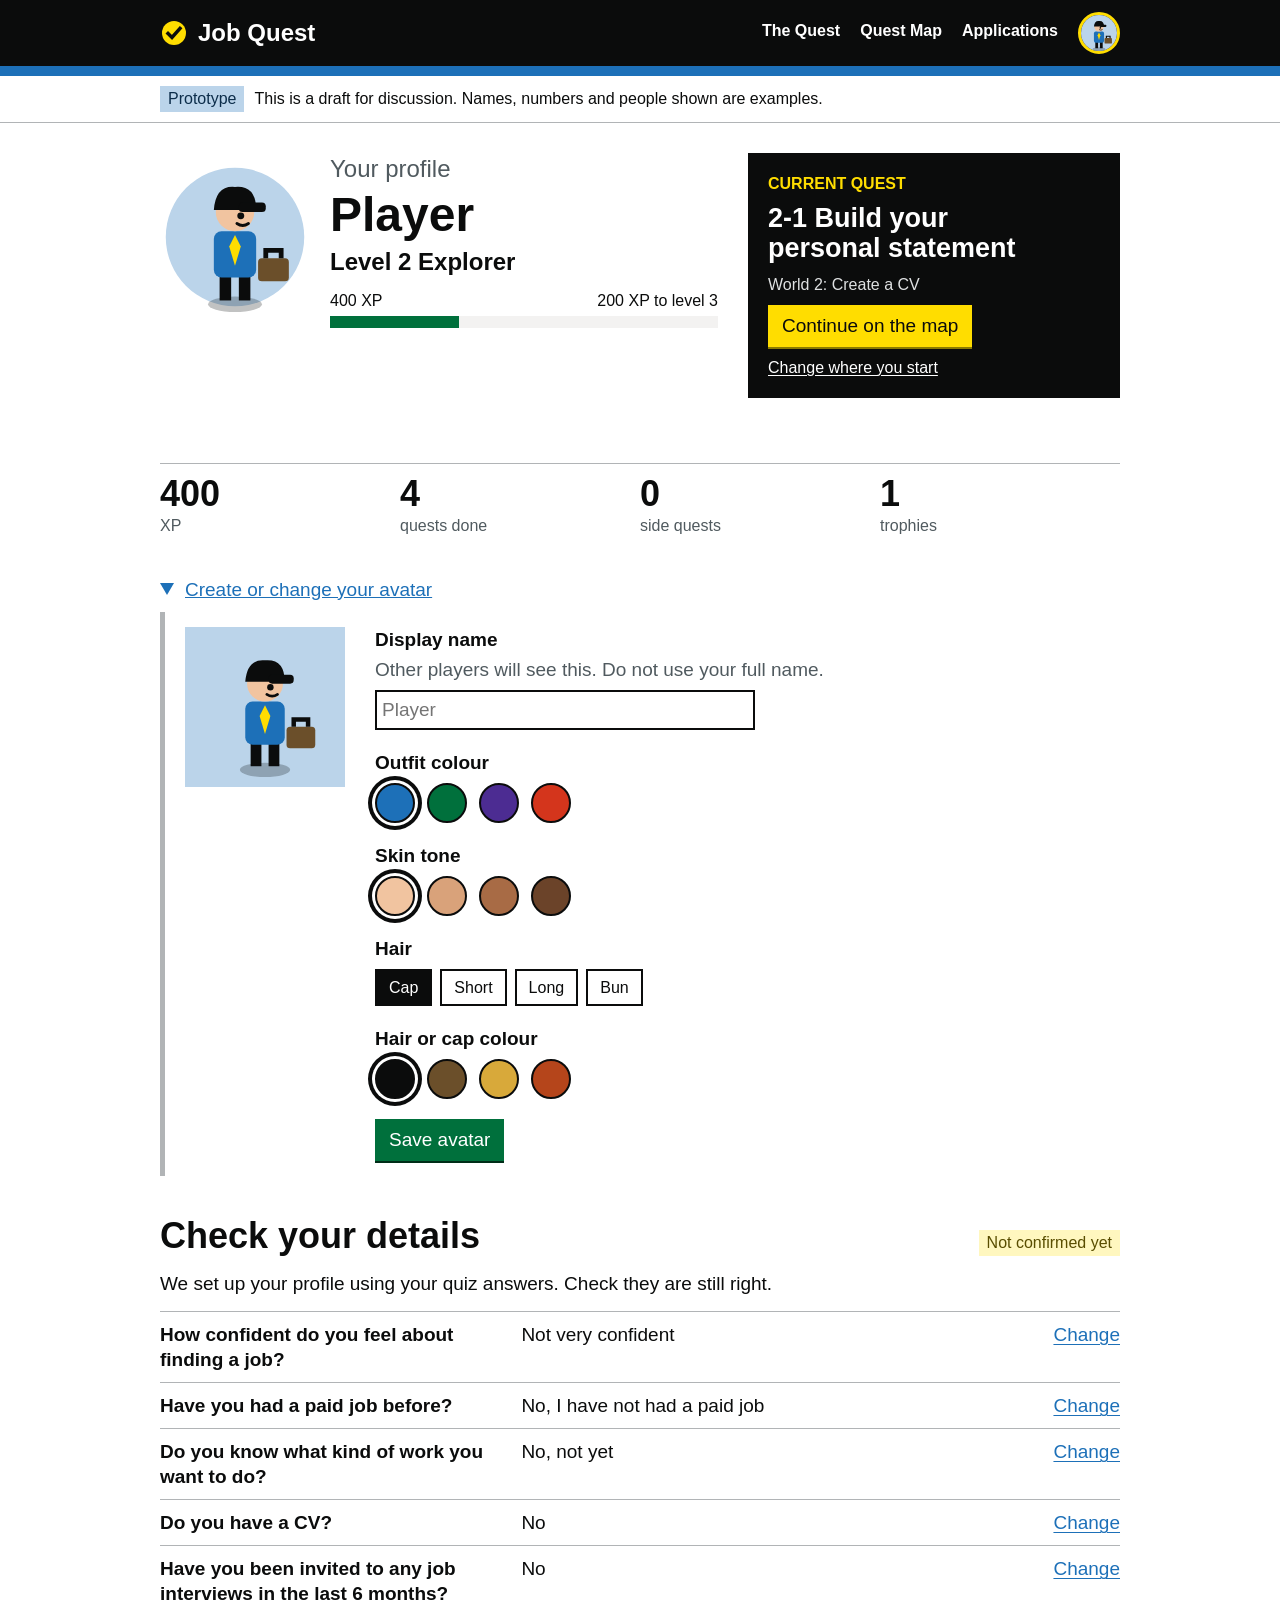
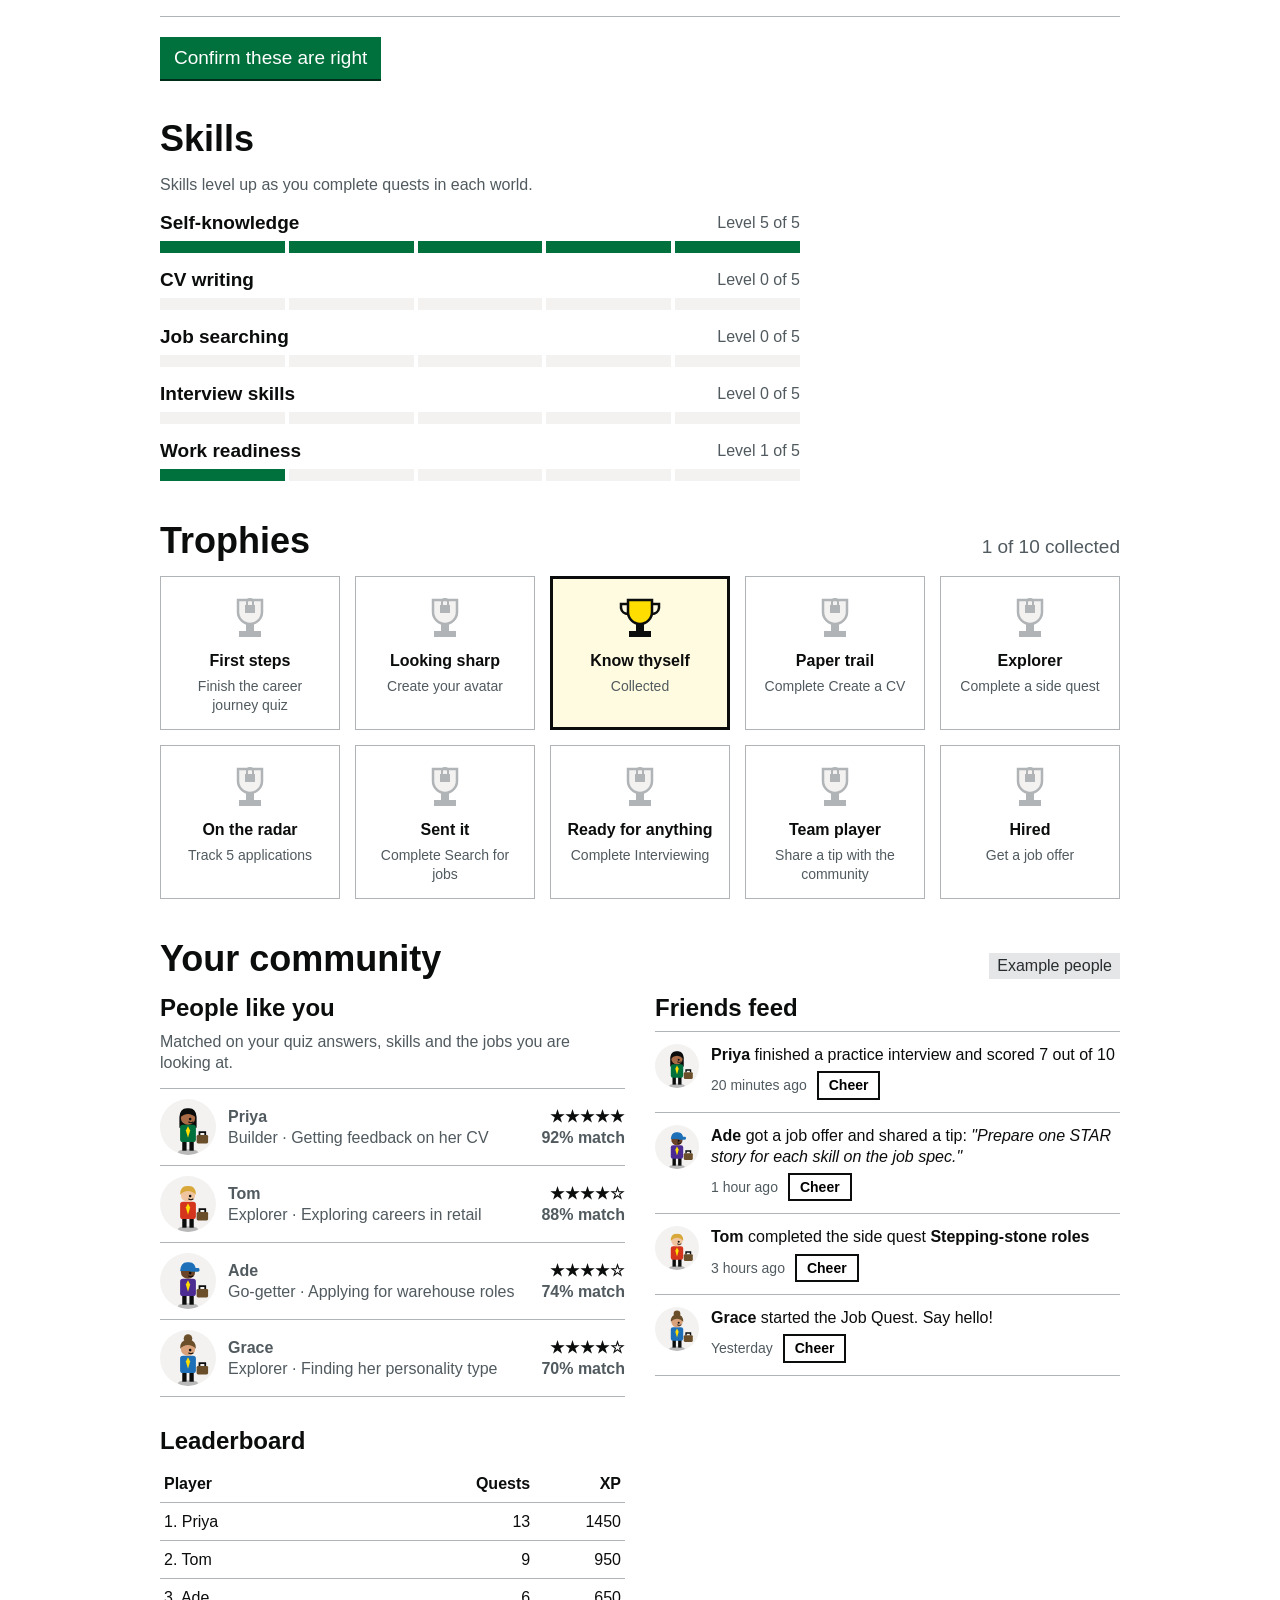
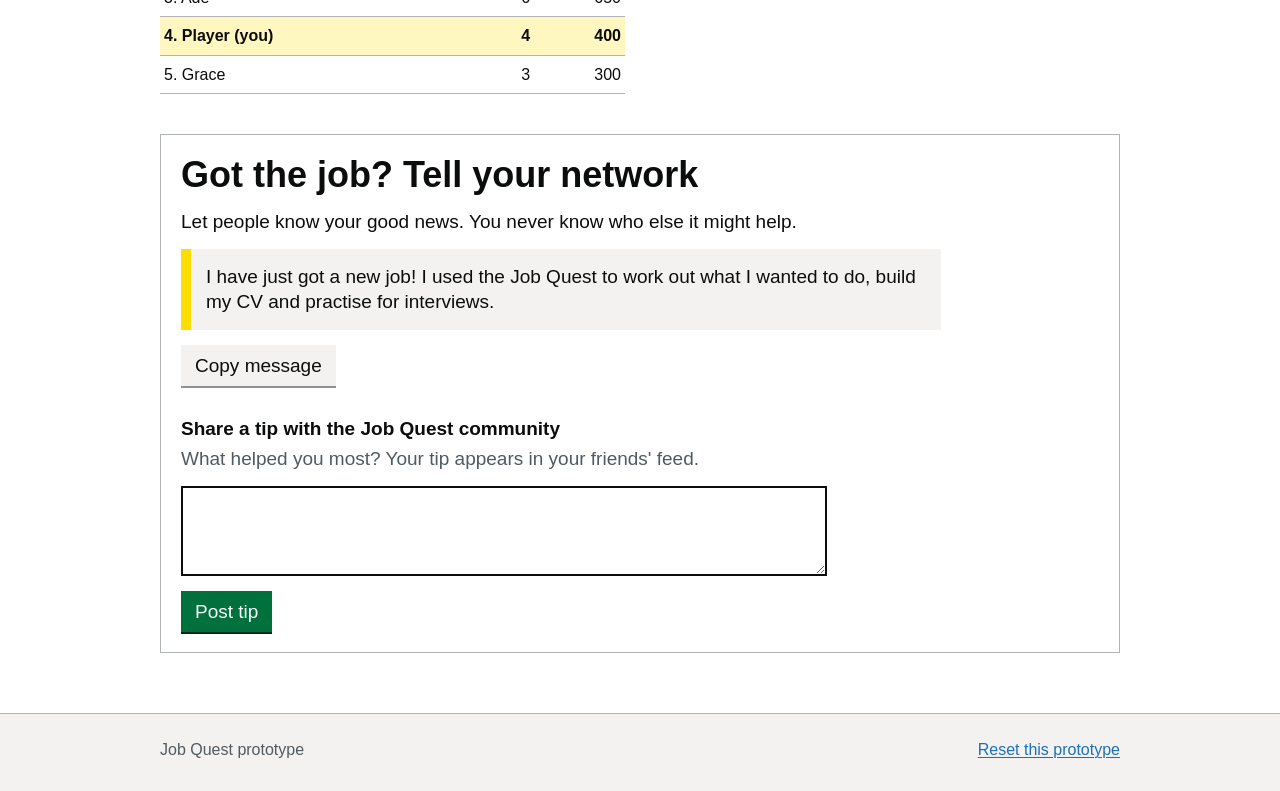
<file: profile.html>
<!doctype html>
<html lang="en">
<head>
<meta charset="utf-8">
<meta name="viewport" content="width=device-width, initial-scale=1, viewport-fit=cover">
<title>Your profile – Job Quest</title>
<link rel="stylesheet" href="jq.css">
<style>
.top { display: grid; grid-template-columns: minmax(0, 3fr) minmax(0, 2fr); gap: 30px; align-items: start; }
@media (max-width: 760px) { .top { grid-template-columns: 1fr; } }
.player { display: grid; grid-template-columns: auto minmax(0, 1fr); gap: 20px; align-items: center; }
@media (max-width: 480px) { .player { grid-template-columns: 1fr; } }
.player h1 { margin: 0 0 6px; }
.lvl { font-size: 24px; font-weight: 700; margin: 0 0 12px; }
.xpline { display: flex; justify-content: space-between; gap: 10px; font-size: 16px; margin-bottom: 5px; font-variant-numeric: tabular-nums; }
.stats { display: grid; grid-template-columns: repeat(4, minmax(0, 1fr)); gap: 0; margin-top: 25px; border-top: 1px solid var(--border); }
@media (max-width: 480px) { .stats { grid-template-columns: repeat(2, minmax(0, 1fr)); } }
.stats div { padding: 12px 10px 0 0; }
.stats strong { display: block; font-size: 36px; line-height: 1; font-variant-numeric: tabular-nums; }
.stats span { font-size: 16px; color: var(--secondary); }
.now { background: var(--text); color: var(--white); padding: 20px; display: grid; gap: 10px; }
.now .k { font-size: 16px; color: var(--focus); font-weight: 700; }
.now h2 { margin: 0; font-size: 27px; }
.now p { margin: 0; font-size: 16px; color: #dfe1e2; }
.now .btn { justify-self: start; background: var(--focus); color: var(--text); box-shadow: 0 2px 0 #8a7a00; }
.now .btn:hover { background: #ffe94d; color: var(--text); }
.now a.alt { color: var(--white); font-size: 16px; }

.builder { display: grid; grid-template-columns: auto minmax(0, 1fr); gap: 30px; align-items: start; }
@media (max-width: 640px) { .builder { grid-template-columns: 1fr; } }
.preview { background: #bbd4ea; padding: 10px; display: grid; place-items: center; }
.opt-group { margin-bottom: 20px; }
.opt-group legend { font-weight: 700; margin-bottom: 8px; }
.swatches { display: flex; flex-wrap: wrap; gap: 12px; }
.swatches input { appearance: none; -webkit-appearance: none; width: 40px; height: 40px; border-radius: 50%; margin: 0; cursor: pointer; border: 2px solid var(--text); }
.swatches input:checked { box-shadow: 0 0 0 3px var(--white), 0 0 0 7px var(--text); }
.swatches input:focus-visible { outline: 3px solid var(--focus); outline-offset: 7px; }
.chips { display: flex; flex-wrap: wrap; gap: 8px; }
.chips input { position: absolute; opacity: 0; width: 1px; height: 1px; }
.chips label { border: 2px solid var(--text); padding: 6px 12px; cursor: pointer; font-size: 16px; }
.chips input:checked + label { background: var(--text); color: var(--white); }
.chips input:focus-visible + label { outline: 3px solid var(--focus); outline-offset: 0; }
.saved { color: var(--green); font-weight: 700; }

.skills { list-style: none; margin: 0; padding: 0; display: grid; gap: 14px; max-width: 640px; }
.skills li { display: grid; grid-template-columns: minmax(0, 1fr) auto; gap: 6px 15px; align-items: center; }
.skills .pips { grid-column: 1 / -1; display: grid; grid-template-columns: repeat(5, 1fr); gap: 4px; }
.skills .pips i { height: 12px; background: var(--bg-grey); }
.skills .pips i.on { background: var(--green); }
.skills .lv { font-size: 16px; color: var(--secondary); font-variant-numeric: tabular-nums; }

.trophies { list-style: none; margin: 0; padding: 0; display: grid; grid-template-columns: repeat(auto-fill, minmax(150px, 1fr)); gap: 15px; }
.trophies li { border: 1px solid var(--border); padding: 15px 12px; text-align: center; display: grid; gap: 6px; justify-items: center; align-content: start; }
.trophies li.got { border: 3px solid var(--text); padding: 13px 10px; background: #fffbe0; }
.trophies strong { font-size: 16px; }
.trophies span { font-size: 14px; color: var(--secondary); }

.social { display: grid; grid-template-columns: minmax(0, 1fr) minmax(0, 1fr); gap: 30px; align-items: start; }
@media (max-width: 760px) { .social { grid-template-columns: 1fr; } }
.people { list-style: none; margin: 0; padding: 0; border-top: 1px solid var(--border); }
.people li { display: grid; grid-template-columns: 56px minmax(0, 1fr) auto; gap: 12px; align-items: center; padding: 10px 0; border-bottom: 1px solid var(--border); }
.people .av { background: var(--bg-grey); border-radius: 50%; display: grid; place-items: center; width: 56px; height: 56px; overflow: hidden; }
.people strong { display: block; }
.people span { font-size: 16px; color: var(--secondary); }
.match { font-weight: 700; font-size: 16px; text-align: right; white-space: nowrap; }
.match .stars { color: var(--text); letter-spacing: 1px; display: block; }
.feed { list-style: none; margin: 0; padding: 0; border-top: 1px solid var(--border); }
.feed li { display: grid; grid-template-columns: 44px minmax(0, 1fr); gap: 12px; padding: 12px 0; border-bottom: 1px solid var(--border); }
.feed .av { width: 44px; height: 44px; border-radius: 50%; background: var(--bg-grey); display: grid; place-items: center; overflow: hidden; }
.feed p { margin: 0 0 6px; font-size: 16px; }
.feed time { font-size: 14px; color: var(--secondary); }
.cheer { font: inherit; font-size: 14px; font-weight: 700; border: 2px solid var(--text); background: var(--white); padding: 3px 10px; cursor: pointer; margin-left: 10px; }
.cheer[aria-pressed="true"] { background: var(--focus); }
.cheer:focus-visible { outline: 3px solid var(--focus); outline-offset: 0; box-shadow: inset 0 0 0 2px var(--text); }
.board { width: 100%; border-collapse: collapse; font-size: 16px; font-variant-numeric: tabular-nums; margin-top: 10px; }
.board th, .board td { text-align: left; padding: 8px 4px; border-bottom: 1px solid var(--border); }
.board .n { text-align: right; }
.board tr.you td { font-weight: 700; background: #fff7bf; }
.sec-head { display: flex; flex-wrap: wrap; justify-content: space-between; align-items: baseline; gap: 10px; }
</style>
</head>
<body>
<div id="jq-top"></div>
<main>
  <div class="width">

    <div class="top">
      <section class="player" aria-label="Your player">
        <div id="big-av"></div>
        <div>
          <p class="caption">Your profile</p>
          <h1 id="pname">Player</h1>
          <p class="lvl" id="plevel">Level 2 Explorer</p>
          <div class="xpline"><span id="xp-total">400 XP</span><span id="xp-next">200 XP to level 3</span></div>
          <div class="meter" aria-hidden="true"><i id="xp-bar"></i></div>
        </div>
      </section>
      <aside class="now" aria-labelledby="now-h">
        <span class="k">CURRENT QUEST</span>
        <h2 id="now-h">2-1 Build your CV</h2>
        <p id="now-world">World 2: Create a CV</p>
        <a class="btn" href="map.html">Continue on the map</a>
        <a class="alt" href="quest.html#placement">Change where you start</a>
      </aside>
    </div>
    <div class="stats" id="stats"></div>

    <section id="avatar" aria-labelledby="av-h">
      <details id="av-details">
        <summary><span id="av-h">Create or change your avatar</span></summary>
        <div class="details-body">
          <form id="av-form" class="builder" novalidate>
            <div class="preview" id="av-preview"></div>
            <div>
              <div class="opt-group"><label class="label" for="av-name">Display name</label><p class="hint" style="margin-bottom:8px">Other players will see this. Do not use your full name.</p><input class="input" id="av-name" name="name" maxlength="20" autocomplete="off"></div>
              <div id="av-opts"></div>
              <div class="buttons"><button class="btn" type="submit">Save avatar</button><span class="saved" id="av-saved" role="status"></span></div>
            </div>
          </form>
        </div>
      </details>
    </section>

    <section aria-labelledby="det-h">
      <div class="sec-head"><h2 id="det-h">Check your details</h2><strong class="tag" id="conf-tag"></strong></div>
      <p>We set up your profile using your quiz answers. Check they are still right.</p>
      <dl class="summary" id="details"></dl>
      <div class="buttons" style="margin-top:20px" id="conf-btns"><button class="btn" type="button" id="confirm">Confirm these are right</button></div>
    </section>

    <section aria-labelledby="skills-h">
      <h2 id="skills-h">Skills</h2>
      <p class="muted body-s">Skills level up as you complete quests in each world.</p>
      <ul class="skills" id="skills"></ul>
    </section>

    <section aria-labelledby="tro-h">
      <div class="sec-head"><h2 id="tro-h">Trophies</h2><span class="muted" id="tro-count"></span></div>
      <ul class="trophies" id="trophies"></ul>
    </section>

    <section aria-labelledby="soc-h">
      <div class="sec-head"><h2 id="soc-h">Your community</h2><strong class="tag grey">Example people</strong></div>
      <div class="social">
        <div>
          <h3>People like you</h3>
          <p class="muted body-s">Matched on your quiz answers, skills and the jobs you are looking at.</p>
          <ul class="people" id="people"></ul>
          <h3 style="margin-top:30px">Leaderboard</h3>
          <table class="board"><thead><tr><th>Player</th><th class="n">Quests</th><th class="n">XP</th></tr></thead><tbody id="board"></tbody></table>
        </div>
        <div>
          <h3>Friends feed</h3>
          <ul class="feed" id="feed"></ul>
        </div>
      </div>
    </section>

    <section id="share" aria-labelledby="share-h" class="box">
      <h2 id="share-h">Got the job? Tell your network</h2>
      <p>Let people know your good news. You never know who else it might help.</p>
      <div class="inset" style="background:var(--bg-grey);border-left-color:var(--focus);margin-bottom:15px" id="share-msg">I have just got a new job! I used the Job Quest to work out what I wanted to do, build my CV and practise for interviews.</div>
      <div class="buttons" style="margin-bottom:30px"><button class="btn secondary" type="button" id="copy">Copy message</button><span class="saved" id="copied" role="status"></span></div>
      <form id="tip-form" novalidate>
        <label class="label" for="tip">Share a tip with the Job Quest community</label>
        <p class="hint" id="tip-hint">What helped you most? Your tip appears in your friends' feed.</p>
        <textarea class="input" id="tip" name="tip" rows="3" maxlength="280" aria-describedby="tip-hint" style="height:auto;max-width:34em;display:block;margin-bottom:15px"></textarea>
        <button class="btn" type="submit">Post tip</button>
      </form>
    </section>
  </div>
</main>
<div id="jq-foot"></div>

<script src="jq.js"></script>
<script>
JQ.chrome('profile.html');
const C = JQ.C, esc = JQ.esc;
let av = JQ.avatar();
const a = JQ.answers() || JQ.EXAMPLE_ANSWERS;
const seg = JQ.SEGMENTS[JQ.segmentFor(JQ.answers())];

/* Example community */
const PEOPLE = [
  { name: 'Priya', av: { suit: C.GREEN, skin: '#a86b45', hair: 'long', hairColour: C.BLACK }, seg: 'Builder', doing: 'Getting feedback on her CV', match: 92, quests: 13, xp: 1450 },
  { name: 'Tom', av: { suit: C.RED, skin: '#f1c4a0', hair: 'short', hairColour: '#d8a93a' }, seg: 'Explorer', doing: 'Exploring careers in retail', match: 88, quests: 9, xp: 950 },
  { name: 'Ade', av: { suit: C.PURPLE, skin: '#6b4329', hair: 'cap', hairColour: C.BLUE }, seg: 'Go-getter', doing: 'Applying for warehouse roles', match: 74, quests: 6, xp: 650 },
  { name: 'Grace', av: { suit: C.BLUE, skin: '#d9a27a', hair: 'bun', hairColour: '#6b4f2a' }, seg: 'Explorer', doing: 'Finding her personality type', match: 70, quests: 3, xp: 300 },
];
const FEED = [
  { who: 0, text: 'finished a practice interview and scored 7 out of 10', when: '20 minutes ago' },
  { who: 2, text: 'got a job offer and shared a tip: <em>"Prepare one STAR story for each skill on the job spec."</em>', when: '1 hour ago' },
  { who: 1, text: 'completed the side quest <strong>Stepping-stone roles</strong>', when: '3 hours ago' },
  { who: 3, text: 'started the Job Quest. Say hello!', when: 'Yesterday' },
];
const stars = n => '★'.repeat(n) + '☆'.repeat(5 - n);

function render() {
  const p = JQ.progress(), tro = JQ.trophies();
  document.getElementById('big-av').innerHTML = JQ.avatarSvg(av, 150, '#bbd4ea');
  document.getElementById('pname').textContent = av.name;
  document.getElementById('plevel').textContent = `Level ${p.level} ${seg.title}`;
  document.getElementById('xp-total').textContent = `${p.xp} XP`;
  document.getElementById('xp-next').textContent = `${JQ.XP_LEVEL - p.levelXp} XP to level ${p.level + 1}`;
  document.getElementById('xp-bar').style.width = (p.levelXp / JQ.XP_LEVEL * 100) + '%';

  if (p.stage) {
    document.getElementById('now-h').textContent = `${p.stage.code} ${p.stage.name}`;
    document.getElementById('now-world').textContent = `World ${p.stage.world + 1}: ${JQ.WORLDS[p.stage.world].name}`;
  } else {
    document.getElementById('now-h').textContent = 'Quest complete';
    document.getElementById('now-world').textContent = 'You got the job. Congratulations!';
  }
  const got = tro.filter(t => t.got).length;
  document.getElementById('stats').innerHTML =
    [[p.xp, 'XP'], [p.cur, 'quests done'], [p.side.size, 'side quests'], [got, 'trophies']].map(([n, l]) => `<div><strong>${n}</strong><span>${l}</span></div>`).join('');

  // Skills
  const skills = JQ.WORLDS.map((w, k) => ({ name: w.skill, r: p.worldRatio[k] }));
  skills.push({ name: 'Work readiness', r: p.cur / p.total });
  document.getElementById('skills').innerHTML = skills.map(s => {
    const lv = Math.round(s.r * 5);
    return `<li><strong>${s.name}</strong><span class="lv">Level ${lv} of 5</span><span class="pips" aria-hidden="true">${[0,1,2,3,4].map(i => `<i class="${i < lv ? 'on' : ''}"></i>`).join('')}</span></li>`;
  }).join('');

  // Trophies
  document.getElementById('tro-count').textContent = `${got} of ${tro.length} collected`;
  document.getElementById('trophies').innerHTML = tro.map(t =>
    `<li class="${t.got ? 'got' : ''}"><svg width="52" height="52" viewBox="0 0 52 52" aria-hidden="true">` +
    (t.got
      ? `<path d="M14,8 H38 V20 A12,12 0 0 1 14,20 Z" fill="${C.YELLOW}" stroke="${C.BLACK}" stroke-width="2.5"/><path d="M14,12 H7 V16 A7,7 0 0 0 14,22 M38,12 H45 V16 A7,7 0 0 1 38,22" fill="none" stroke="${C.BLACK}" stroke-width="2.5"/><rect x="22" y="31" width="8" height="8" fill="${C.BLACK}"/><rect x="15" y="39" width="22" height="6" fill="${C.BLACK}"/>`
      : `<path d="M14,8 H38 V20 A12,12 0 0 1 14,20 Z" fill="#f3f2f1" stroke="#b1b4b6" stroke-width="2.5"/><rect x="22" y="31" width="8" height="8" fill="#b1b4b6"/><rect x="15" y="39" width="22" height="6" fill="#b1b4b6"/><rect x="21" y="13" width="10" height="8" fill="#b1b4b6"/><path d="M23,13 V10 A3,3 0 0 1 29,10 V13" fill="none" stroke="#b1b4b6" stroke-width="2"/>`) +
    `</svg><strong>${t.name}</strong><span>${t.got ? 'Collected' : t.how}</span></li>`).join('');

  // Community
  document.getElementById('people').innerHTML = PEOPLE.map(m =>
    `<li><span class="av">${JQ.avatarSvg(m.av, 56)}</span><span><strong>${m.name}</strong><span>${m.seg} · ${m.doing}</span></span><span class="match"><span class="stars" aria-hidden="true">${stars(Math.round(m.match / 20))}</span>${m.match}% match</span></li>`).join('');
  const rows = [...PEOPLE.map(m => ({ name: m.name, quests: m.quests, xp: m.xp })), { name: `${av.name} (you)`, quests: p.cur + p.side.size, xp: p.xp, you: true }].sort((x, y) => y.xp - x.xp);
  document.getElementById('board').innerHTML = rows.map((r, i) => `<tr class="${r.you ? 'you' : ''}"><td>${i + 1}. ${esc(r.name)}</td><td class="n">${r.quests}</td><td class="n">${r.xp}</td></tr>`).join('');
  const cheers = JQ.store.get('jq-cheers', {});
  const mine = JQ.store.get('jq-tips', []).slice().reverse().map(t => `<li><span class="av">${JQ.avatarSvg(av, 44)}</span><div><p><strong>${esc(av.name)} (you)</strong> shared a tip: <em>"${esc(t)}"</em></p><time>Just now</time></div></li>`).join('');
  document.getElementById('feed').innerHTML = mine + FEED.map((f, i) => {
    const m = PEOPLE[f.who], on = !!cheers[i];
    return `<li><span class="av">${JQ.avatarSvg(m.av, 44)}</span><div><p><strong>${m.name}</strong> ${f.text}</p><time>${f.when}</time><button class="cheer" type="button" data-i="${i}" aria-pressed="${on}">${on ? 'Cheered' : 'Cheer'}</button></div></li>`;
  }).join('');
}

/* Details confirmation */
function renderDetails() {
  const confirmed = JQ.store.get('jq-confirmed', false);
  document.getElementById('details').innerHTML = JQ.QUESTIONS.map(q =>
    `<div><dt>${q.q}</dt><dd>${JQ.label(q.id, a[q.id])}</dd><dd><a href="question-${JQ.QUESTIONS.indexOf(q) + 1}.html">Change<span class="visually-hidden"> ${q.q.toLowerCase()}</span></a></dd></div>`).join('');
  const tag = document.getElementById('conf-tag');
  tag.className = 'tag ' + (confirmed ? 'green' : 'yellow');
  tag.textContent = confirmed ? 'Confirmed' : 'Not confirmed yet';
  document.getElementById('conf-btns').hidden = confirmed;
}
document.getElementById('confirm').addEventListener('click', () => { JQ.store.set('jq-confirmed', true); renderDetails(); });

/* Avatar builder */
const LABELS = { suit: 'Outfit colour', skin: 'Skin tone', hair: 'Hair', hairColour: 'Hair or cap colour' };
function renderOpts() {
  document.getElementById('av-opts').innerHTML = Object.entries(JQ.AVATAR_OPTIONS).map(([key, opts]) => {
    const isText = key === 'hair';
    return `<fieldset class="opt-group"><legend>${LABELS[key]}</legend><div class="${isText ? 'chips' : 'swatches'}">` +
      opts.map(([v, t], i) => isText
        ? `<input type="radio" id="${key}-${i}" name="${key}" value="${v}"${av[key] === v ? ' checked' : ''}><label for="${key}-${i}">${t}</label>`
        : `<input type="radio" id="${key}-${i}" name="${key}" value="${v}" aria-label="${t}" title="${t}" style="background:${v}"${av[key] === v ? ' checked' : ''}>`).join('') +
      `</div></fieldset>`;
  }).join('');
}
const form = document.getElementById('av-form');
function draft() {
  const fd = new FormData(form), d = {};
  for (const k of Object.keys(JQ.AVATAR_OPTIONS)) d[k] = fd.get(k) || av[k];
  d.name = (fd.get('name') || '').trim() || 'Player';
  return d;
}
form.addEventListener('input', () => { document.getElementById('av-preview').innerHTML = JQ.avatarSvg(draft(), 140); document.getElementById('av-saved').textContent = ''; });
form.addEventListener('submit', e => {
  e.preventDefault(); av = draft(); JQ.store.set('jq-avatar', av);
  document.getElementById('av-saved').textContent = 'Avatar saved';
  render();
  JQ.chrome('profile.html');
});
document.getElementById('feed').addEventListener('click', e => {
  const b = e.target.closest('.cheer'); if (!b) return;
  const c = JQ.store.get('jq-cheers', {}); c[b.dataset.i] = !c[b.dataset.i]; JQ.store.set('jq-cheers', c); render();
  document.querySelector(`.cheer[data-i="${b.dataset.i}"]`)?.focus();
});

document.getElementById('copy').addEventListener('click', () => {
  const t = document.getElementById('share-msg').textContent, out = document.getElementById('copied');
  const fallback = () => { const rg = document.createRange(); rg.selectNodeContents(document.getElementById('share-msg')); const sel = getSelection(); sel.removeAllRanges(); sel.addRange(rg); out.textContent = 'Message selected. Copy it to share.'; };
  try { navigator.clipboard.writeText(t).then(() => { out.textContent = 'Copied'; }, fallback); } catch (e) { fallback(); }
});
document.getElementById('tip-form').addEventListener('submit', e => {
  e.preventDefault(); const el = document.getElementById('tip'), v = el.value.trim(); if (!v) { el.focus(); return; }
  const tips = JQ.store.get('jq-tips', []); tips.push(v); JQ.store.set('jq-tips', tips); el.value = ''; render();
  document.getElementById('feed').scrollIntoView({ behavior: 'smooth', block: 'start' });
});
document.getElementById('av-name').value = av.name === 'Player' ? '' : av.name;
document.getElementById('av-name').placeholder = 'Player';
renderOpts();
document.getElementById('av-preview').innerHTML = JQ.avatarSvg(av, 140);
if (location.hash === '#avatar' || !JQ.store.get('jq-avatar', null)) document.getElementById('av-details').open = true;
renderDetails();
render();
</script>
</body>
</html>
</file>
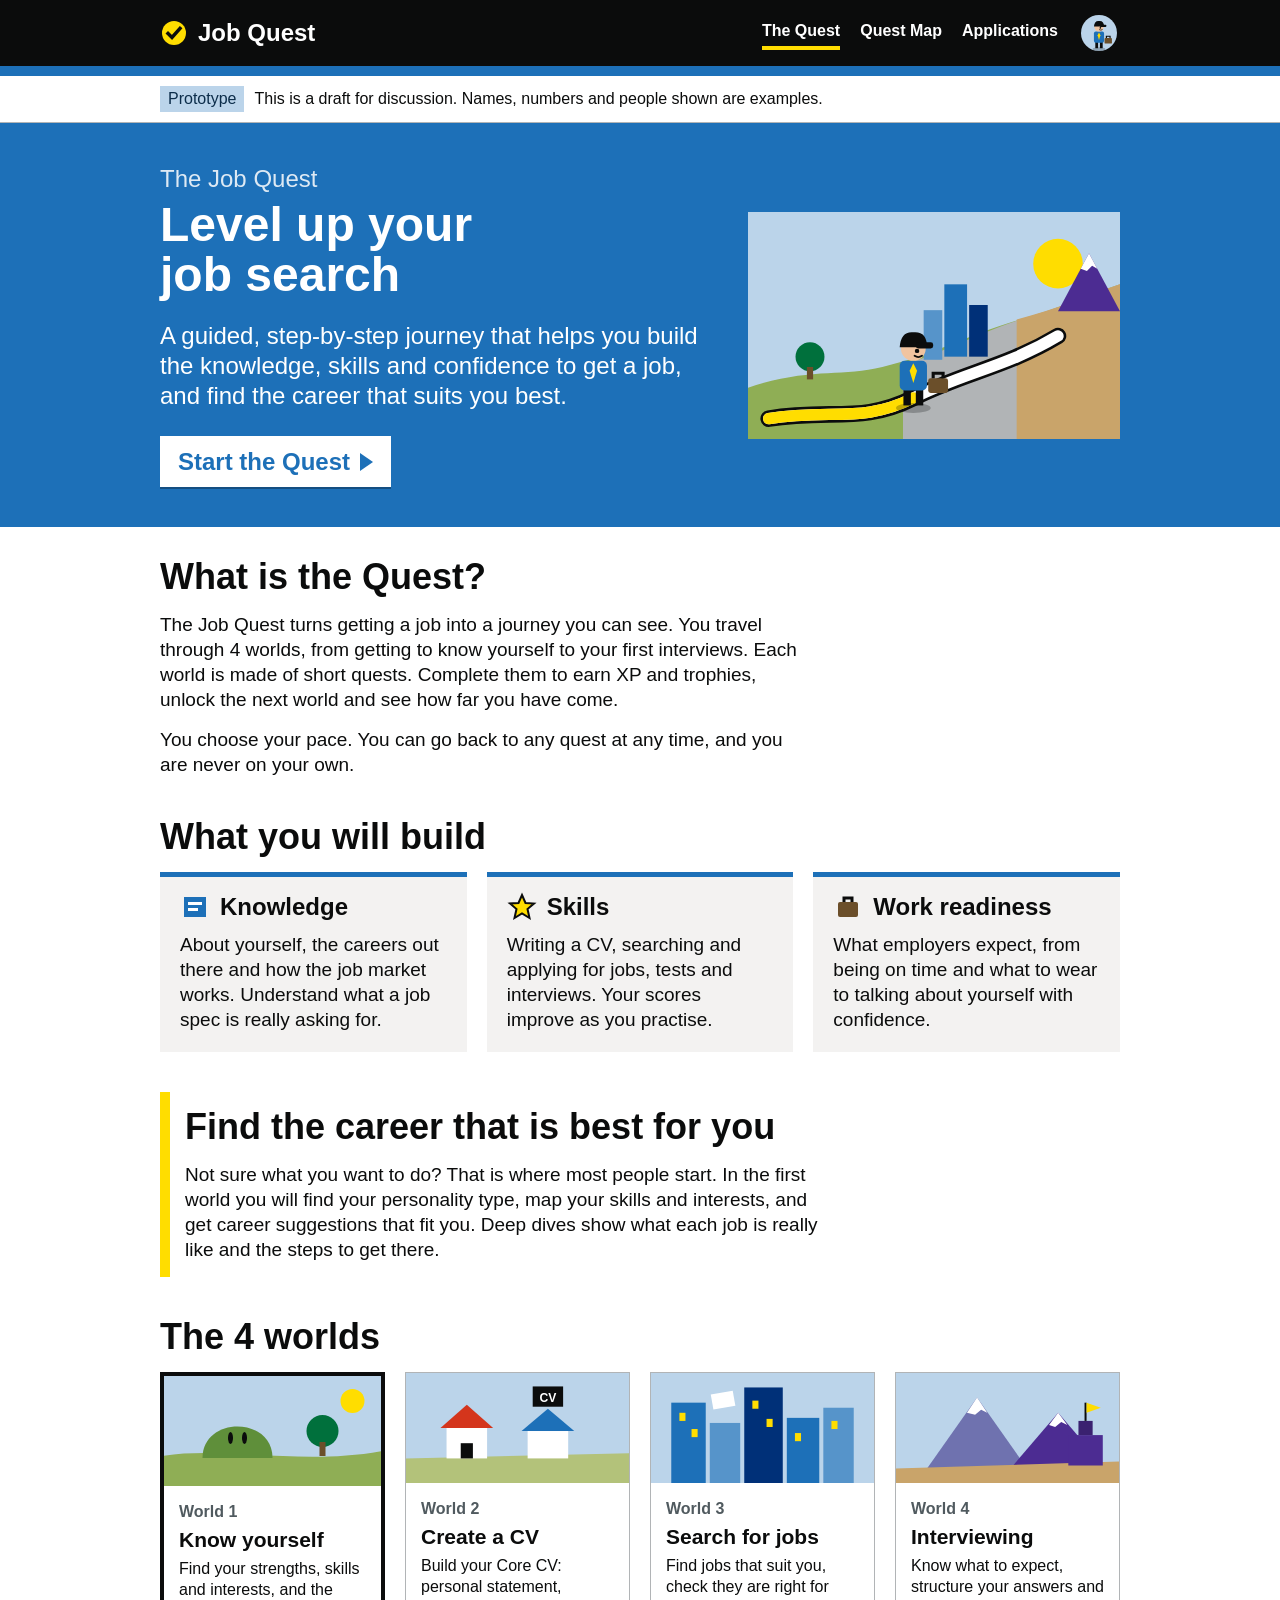
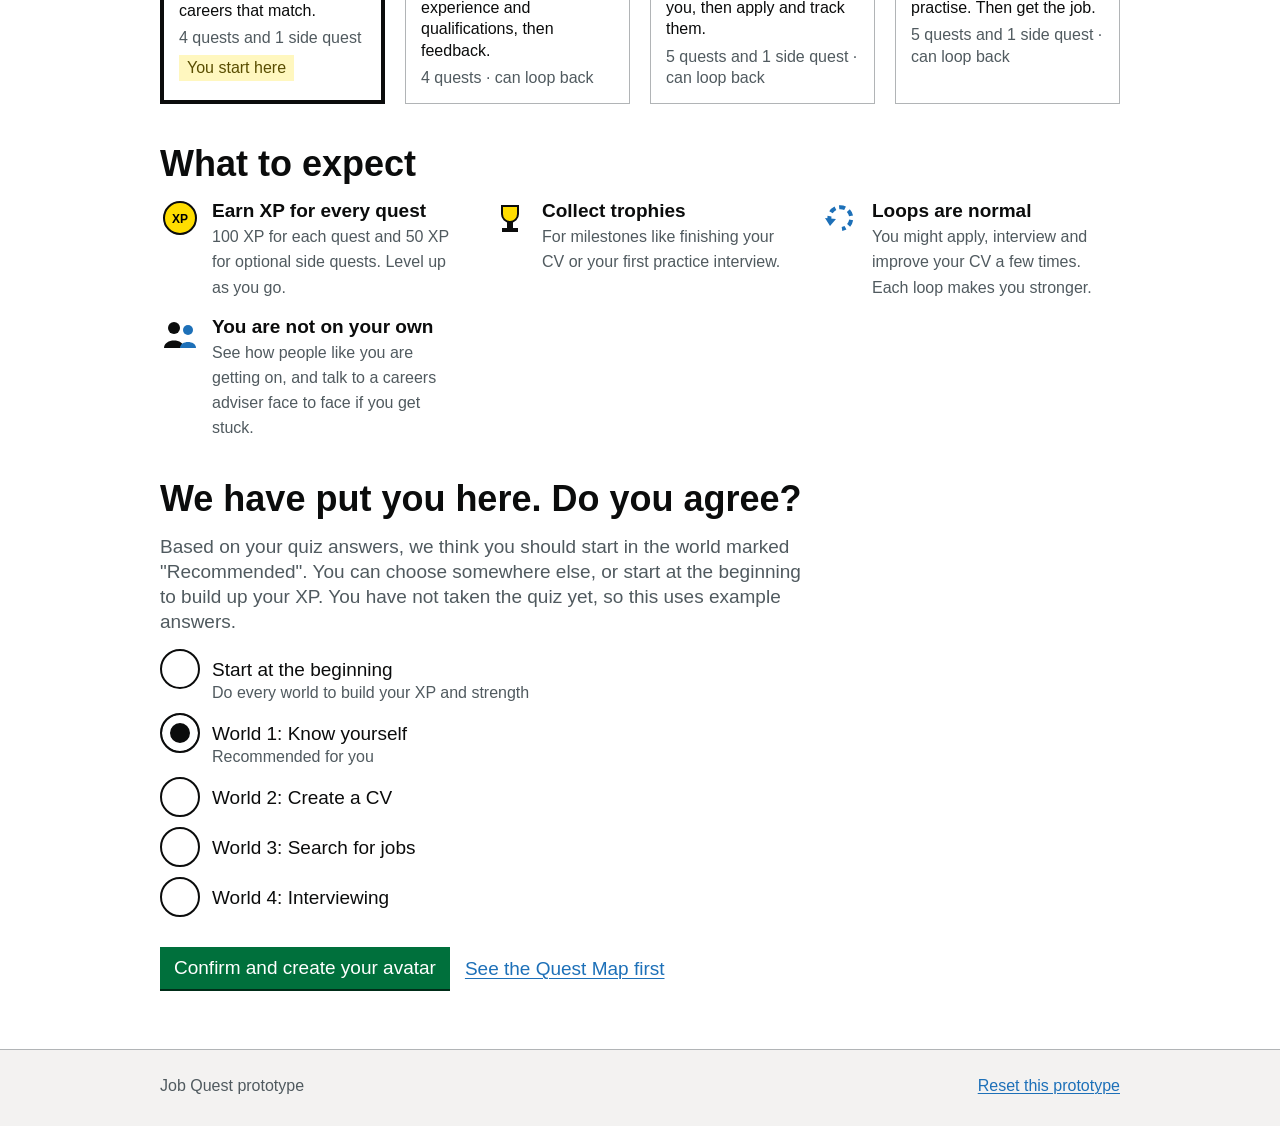
<file: quest.html>
<!doctype html>
<html lang="en">
<head>
<meta charset="utf-8">
<meta name="viewport" content="width=device-width, initial-scale=1, viewport-fit=cover">
<title>The Quest – Job Quest</title>
<link rel="stylesheet" href="jq.css">
<style>
.hero { background: var(--link); color: var(--white); }
.hero .width { padding-block: 40px; display: grid; grid-template-columns: minmax(0, 3fr) minmax(0, 2fr); gap: 30px; align-items: center; }
@media (max-width: 760px) { .hero .width { grid-template-columns: 1fr; } .hero svg.scene { max-width: 360px; } }
.hero h1 { color: var(--white); }
.hero .lead { color: var(--white); }
.hero .btn.start { background: var(--white); color: var(--link); box-shadow: 0 2px 0 #144e81; margin-top: 25px; }
.hero .btn.start:hover { background: #f0f4f5; color: var(--link); }
.hero svg.scene { width: 100%; height: auto; display: block; }
.build h3 { display: flex; gap: 10px; align-items: center; }
.build svg { flex: none; }
.worlds { list-style: none; margin: 0; padding: 0; display: grid; grid-template-columns: repeat(auto-fit, minmax(210px, 1fr)); gap: 20px; }
.worlds li { border: 1px solid var(--border); display: grid; align-content: start; min-width: 0; }
.worlds .pic { height: 110px; display: block; width: 100%; }
.worlds .txt { padding: 15px; display: grid; gap: 6px; }
.worlds .n { font-weight: 700; font-size: 16px; color: var(--secondary); }
.worlds h3 { margin: 0; font-size: 21px; }
.worlds p { margin: 0; font-size: 16px; }
.worlds li.here { border: 4px solid var(--text); }
.expect { display: grid; grid-template-columns: repeat(auto-fit, minmax(260px, 1fr)); gap: 15px 30px; list-style: none; padding: 0; margin: 0; }
.expect li { display: grid; grid-template-columns: 40px minmax(0, 1fr); gap: 12px; align-items: start; }
.expect strong { display: block; }
.expect span { font-size: 16px; color: var(--secondary); }
</style>
</head>
<body>
<div id="jq-top"></div>

<div class="hero">
  <div class="width">
    <div>
      <p class="caption" style="color:#fff;opacity:.85">The Job Quest</p>
      <h1>Level up your job search</h1>
      <p class="lead">A guided, step-by-step journey that helps you build the knowledge, skills and confidence to get a job, and find the career that suits you best.</p>
      <a class="btn start" href="#placement">Start the Quest</a>
    </div>
    <svg class="scene" viewBox="0 0 360 220" aria-hidden="true">
      <rect width="360" height="220" fill="#bbd4ea"/>
      <circle cx="300" cy="50" r="24" fill="#ffdd00"/>
      <path d="M0,170 C60,150 90,160 130,150 C180,138 210,120 260,105 C300,94 330,80 360,70 L360,220 L0,220 Z" fill="#8fae55"/>
      <path d="M150,148 C190,136 220,118 270,102 C305,92 330,80 360,70 L360,220 L150,220 Z" fill="#b1b4b6"/>
      <path d="M260,104 C300,94 330,80 360,70 L360,220 L260,220 Z" fill="#c9a46a"/>
      <polygon points="300,96 330,40 360,96" fill="#4c2c92"/><polygon points="322,55 330,40 338,55 333,52 328,57" fill="#fff"/>
      <rect x="190" y="70" width="22" height="70" fill="#1d70b8"/><rect x="214" y="90" width="18" height="50" fill="#003078"/><rect x="170" y="95" width="18" height="48" fill="#5694ca"/>
      <circle cx="60" cy="140" r="14" fill="#00703c"/><rect x="57" y="150" width="6" height="12" fill="#6b4f2a"/>
      <path d="M20,200 C80,190 110,205 160,180 C210,155 250,150 300,120" fill="none" stroke="#0b0c0c" stroke-width="16" stroke-linecap="round"/>
      <path d="M20,200 C80,190 110,205 160,180 C210,155 250,150 300,120" fill="none" stroke="#ffffff" stroke-width="11" stroke-linecap="round"/>
      <path d="M20,200 C80,190 110,205 160,180" fill="none" stroke="#ffdd00" stroke-width="11" stroke-linecap="round"/>
      <g id="hero-fig" transform="translate(160,168) scale(1.2)"></g>
    </svg>
  </div>
</div>

<main>
  <div class="width">
    <section aria-labelledby="what-h">
      <h2 id="what-h">What is the Quest?</h2>
      <p>The Job Quest turns getting a job into a journey you can see. You travel through 4 worlds, from getting to know yourself to your first interviews. Each world is made of short quests. Complete them to earn XP and trophies, unlock the next world and see how far you have come.</p>
      <p>You choose your pace. You can go back to any quest at any time, and you are never on your own.</p>
    </section>

    <section aria-labelledby="build-h">
      <h2 id="build-h">What you will build</h2>
      <div class="cards build">
        <div class="card"><h3><svg width="30" height="30" viewBox="0 0 30 30"><rect x="4" y="5" width="22" height="20" fill="#1d70b8"/><rect x="8" y="10" width="14" height="3" fill="#fff"/><rect x="8" y="16" width="10" height="3" fill="#fff"/></svg>Knowledge</h3><p>About yourself, the careers out there and how the job market works. Understand what a job spec is really asking for.</p></div>
        <div class="card"><h3><svg width="30" height="30" viewBox="0 0 30 30"><polygon points="15,3 18.5,11 27,11.5 20.5,17 22.5,26 15,21.5 7.5,26 9.5,17 3,11.5 11.5,11" fill="#ffdd00" stroke="#0b0c0c" stroke-width="2"/></svg>Skills</h3><p>Writing a CV, searching and applying for jobs, tests and interviews. Your scores improve as you practise.</p></div>
        <div class="card"><h3><svg width="30" height="30" viewBox="0 0 30 30"><rect x="5" y="10" width="20" height="15" rx="2" fill="#6b4f2a"/><path d="M11,10 V6 H19 V10" fill="none" stroke="#0b0c0c" stroke-width="3"/></svg>Work readiness</h3><p>What employers expect, from being on time and what to wear to talking about yourself with confidence.</p></div>
      </div>
    </section>

    <section aria-labelledby="career-h" class="inset" style="border-left-color:var(--focus)">
      <h2 id="career-h">Find the career that is best for you</h2>
      <p>Not sure what you want to do? That is where most people start. In the first world you will find your personality type, map your skills and interests, and get career suggestions that fit you. Deep dives show what each job is really like and the steps to get there.</p>
    </section>

    <section aria-labelledby="worlds-h">
      <h2 id="worlds-h">The 4 worlds</h2>
      <ul class="worlds" id="worlds"></ul>
    </section>

    <section aria-labelledby="expect-h">
      <h2 id="expect-h">What to expect</h2>
      <ul class="expect">
        <li><svg width="40" height="40" viewBox="0 0 40 40"><circle cx="20" cy="20" r="16" fill="#ffdd00" stroke="#0b0c0c" stroke-width="2"/><text x="20" y="25" font-family="arial" font-weight="700" font-size="12" text-anchor="middle">XP</text></svg><div><strong>Earn XP for every quest</strong><span>100 XP for each quest and 50 XP for optional side quests. Level up as you go.</span></div></li>
        <li><svg width="40" height="40" viewBox="0 0 40 40"><path d="M12,8 H28 V16 A8,8 0 0 1 12,16 Z" fill="#ffdd00" stroke="#0b0c0c" stroke-width="2"/><rect x="17" y="24" width="6" height="6" fill="#0b0c0c"/><rect x="12" y="30" width="16" height="4" fill="#0b0c0c"/></svg><div><strong>Collect trophies</strong><span>For milestones like finishing your CV or your first practice interview.</span></div></li>
        <li><svg width="40" height="40" viewBox="0 0 40 40"><path d="M10,24 A11,11 0 1 1 22,31" fill="none" stroke="#1d70b8" stroke-width="4" stroke-dasharray="6 4"/><path d="M5,20 L10,28 L16,21 Z" fill="#1d70b8"/></svg><div><strong>Loops are normal</strong><span>You might apply, interview and improve your CV a few times. Each loop makes you stronger.</span></div></li>
        <li><svg width="40" height="40" viewBox="0 0 40 40"><circle cx="14" cy="14" r="6" fill="#0b0c0c"/><path d="M4,34 C4,24 24,24 24,34 Z" fill="#0b0c0c"/><circle cx="28" cy="16" r="5" fill="#1d70b8"/><path d="M20,34 C20,26 36,26 36,34 Z" fill="#1d70b8"/></svg><div><strong>You are not on your own</strong><span>See how people like you are getting on, and talk to a careers adviser face to face if you get stuck.</span></div></li>
      </ul>
    </section>

    <section aria-labelledby="placement-h" id="placement">
      <form id="place-form" novalidate>
        <fieldset>
          <legend><h2 id="placement-h">We have put you here. Do you agree?</h2></legend>
          <p class="hint" id="place-hint">Based on your quiz answers, we think you should start in the world marked "Recommended". You can choose somewhere else, or start at the beginning to build up your XP.</p>
          <div class="radios" id="place-radios"></div>
        </fieldset>
        <div class="buttons">
          <button class="btn" type="submit">Confirm and create your avatar</button>
          <a href="map.html">See the Quest Map first</a>
        </div>
      </form>
    </section>
  </div>
</main>
<div id="jq-foot"></div>

<script src="jq.js"></script>
<script>
JQ.chrome('quest.html');
document.getElementById('hero-fig').innerHTML = JQ.figure(JQ.avatar());
const rec = JQ.SEGMENTS[JQ.segmentFor(JQ.answers())].world;
if (!JQ.answers()) document.getElementById('place-hint').insertAdjacentHTML('beforeend', ' You have not taken the quiz yet, so this uses example answers.');

const BLURB = [
  'Find your strengths, skills and interests, and the careers that match.',
  'Build your Core CV: personal statement, experience and qualifications, then feedback.',
  'Find jobs that suit you, check they are right for you, then apply and track them.',
  'Know what to expect, structure your answers and practise. Then get the job.',
];
const PICS = [
  `<rect width="220" height="110" fill="#bbd4ea"/><path d="M0,80 C60,70 140,90 220,75 L220,110 L0,110Z" fill="#8fae55"/><path d="M40,82 C40,40 110,40 110,82Z" fill="#5f8f3a"/><ellipse cx="68" cy="62" rx="2.5" ry="6" fill="#0b0c0c"/><ellipse cx="82" cy="62" rx="2.5" ry="6" fill="#0b0c0c"/><circle cx="160" cy="55" r="16" fill="#00703c"/><rect x="157" y="66" width="6" height="14" fill="#6b4f2a"/><circle cx="190" cy="25" r="12" fill="#ffdd00"/>`,
  `<rect width="220" height="110" fill="#bbd4ea"/><path d="M0,85 L220,80 L220,110 L0,110Z" fill="#b3c27a"/><rect x="40" y="55" width="40" height="30" fill="#fff"/><polygon points="34,55 60,32 86,55" fill="#d4351c"/><rect x="54" y="70" width="12" height="15" fill="#0b0c0c"/><rect x="120" y="58" width="40" height="27" fill="#fff"/><polygon points="114,58 140,36 166,58" fill="#1d70b8"/><rect x="125" y="14" width="30" height="20" fill="#0b0c0c"/><text x="140" y="29" font-family="arial" font-weight="700" font-size="12" fill="#fff" text-anchor="middle">CV</text>`,
  `<rect width="220" height="110" fill="#bbd4ea"/><rect x="20" y="30" width="34" height="80" fill="#1d70b8"/><rect x="58" y="50" width="30" height="60" fill="#5694ca"/><rect x="92" y="15" width="38" height="95" fill="#003078"/><rect x="134" y="45" width="32" height="65" fill="#1d70b8"/><rect x="170" y="35" width="30" height="75" fill="#5694ca"/><g fill="#ffdd00"><rect x="28" y="40" width="6" height="8"/><rect x="40" y="56" width="6" height="8"/><rect x="100" y="28" width="6" height="8"/><rect x="114" y="46" width="6" height="8"/><rect x="142" y="60" width="6" height="8"/><rect x="178" y="48" width="6" height="8"/></g><rect x="60" y="20" width="22" height="15" fill="#fff" transform="rotate(-10 71 27)"/>`,
  `<rect width="220" height="110" fill="#bbd4ea"/><polygon points="20,110 80,25 140,110" fill="#6f72af"/><polygon points="70,40 80,25 90,40 84,37 78,42" fill="#fff"/><polygon points="100,110 160,40 220,110" fill="#4c2c92"/><polygon points="151,52 160,40 169,52 163,49 157,54" fill="#fff"/><path d="M0,95 L220,88 L220,110 L0,110Z" fill="#c9a46a"/><rect x="170" y="62" width="34" height="30" fill="#4c2c92"/><rect x="180" y="48" width="14" height="14" fill="#3a2170"/><line x1="187" y1="48" x2="187" y2="30" stroke="#0b0c0c" stroke-width="2"/><polygon points="188,30 202,35 188,40" fill="#ffdd00"/>`,
];
document.getElementById('worlds').innerHTML = JQ.WORLDS.map((w, k) =>
  `<li class="${k === rec ? 'here' : ''}"><svg class="pic" viewBox="0 0 220 110" preserveAspectRatio="xMidYMid slice" aria-hidden="true">${PICS[k]}</svg>` +
  `<div class="txt"><span class="n">World ${k + 1}${w.owner ? ' · ' + w.owner : ''}</span><h3>${w.name}</h3><p>${BLURB[k]}</p><p class="muted">${w.stages.length} quests${w.side.length ? ` and ${w.side.length} side quest` : ''}${w.loop ? ' · can loop back' : ''}</p>${k === rec ? '<strong class="tag yellow" style="justify-self:start">You start here</strong>' : ''}</div></li>`).join('');

const opts = JQ.WORLDS.map((w, k) => ({ v: k, t: `World ${k + 1}: ${w.name}`, h: k === rec ? 'Recommended for you' : '' }));
opts.unshift({ v: 'begin', t: 'Start at the beginning', h: 'Do every world to build your XP and strength' });
document.getElementById('place-radios').innerHTML = opts.map((o, i) =>
  `<div class="radio"><input type="radio" id="place-${i}" name="place" value="${o.v}"${o.v === rec ? ' checked' : ''}><label for="place-${i}">${o.t}${o.h ? `<span class="rh">${o.h}</span>` : ''}</label></div>`).join('');

document.getElementById('place-form').addEventListener('submit', e => {
  e.preventDefault();
  const v = new FormData(e.target).get('place');
  const world = v === 'begin' || v == null ? 0 : +v;
  JQ.setProgress(JQ.firstOfWorld(world));
  location.href = 'profile.html#avatar';
});
</script>
</body>
</html>
</file>
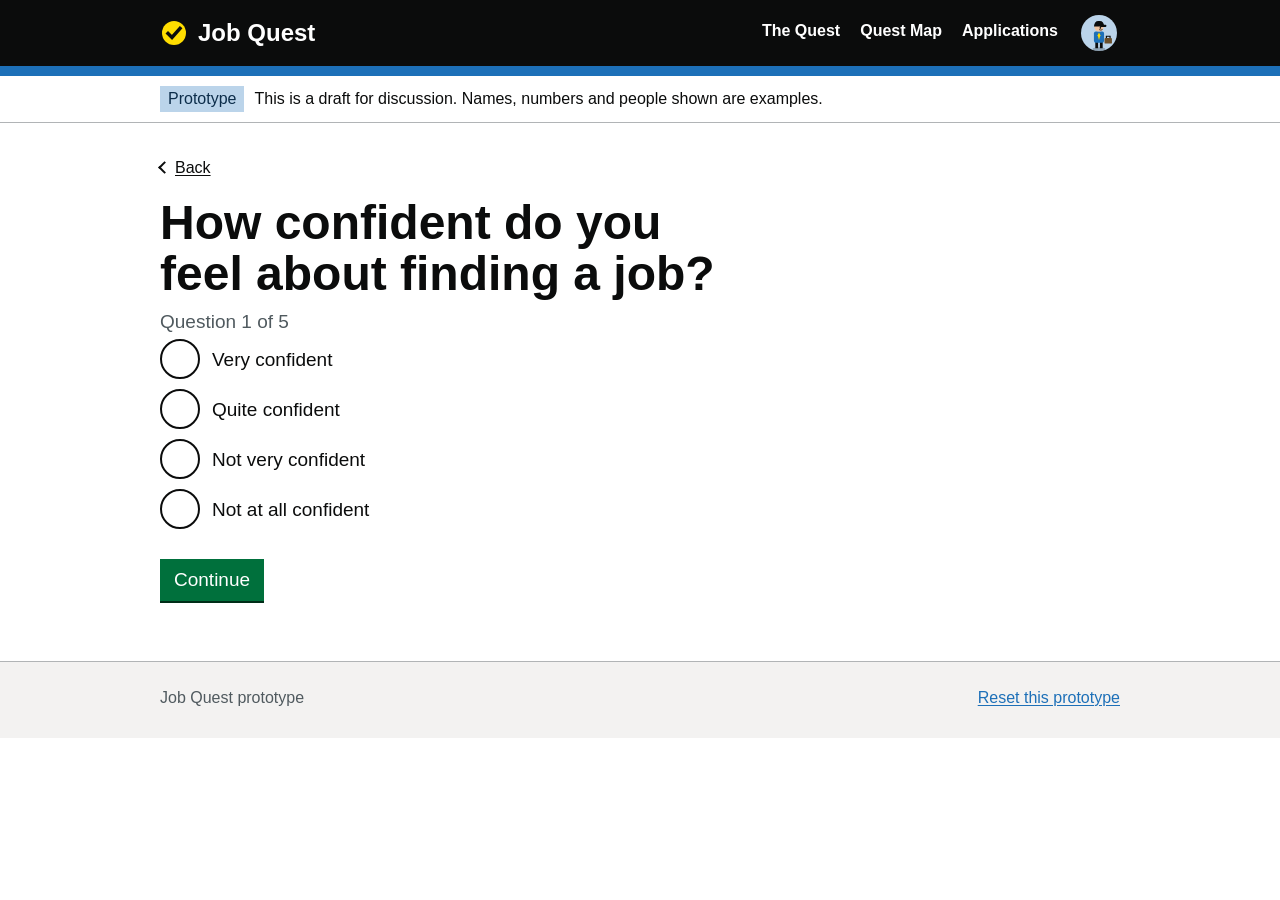
<file: question-1.html>
<!doctype html>
<html lang="en">
<head>
<meta charset="utf-8">
<meta name="viewport" content="width=device-width, initial-scale=1, viewport-fit=cover">
<title>Question 1 of 5 – Job Quest</title>
<link rel="stylesheet" href="jq.css">
</head>
<body data-q="0">
<div id="jq-top"></div>
<main>
  <div class="width"><div id="quiz-root"></div></div>
</main>
<div id="jq-foot"></div>
<script src="jq.js"></script>
<script src="quiz.js"></script>
</body>
</html>
</file>
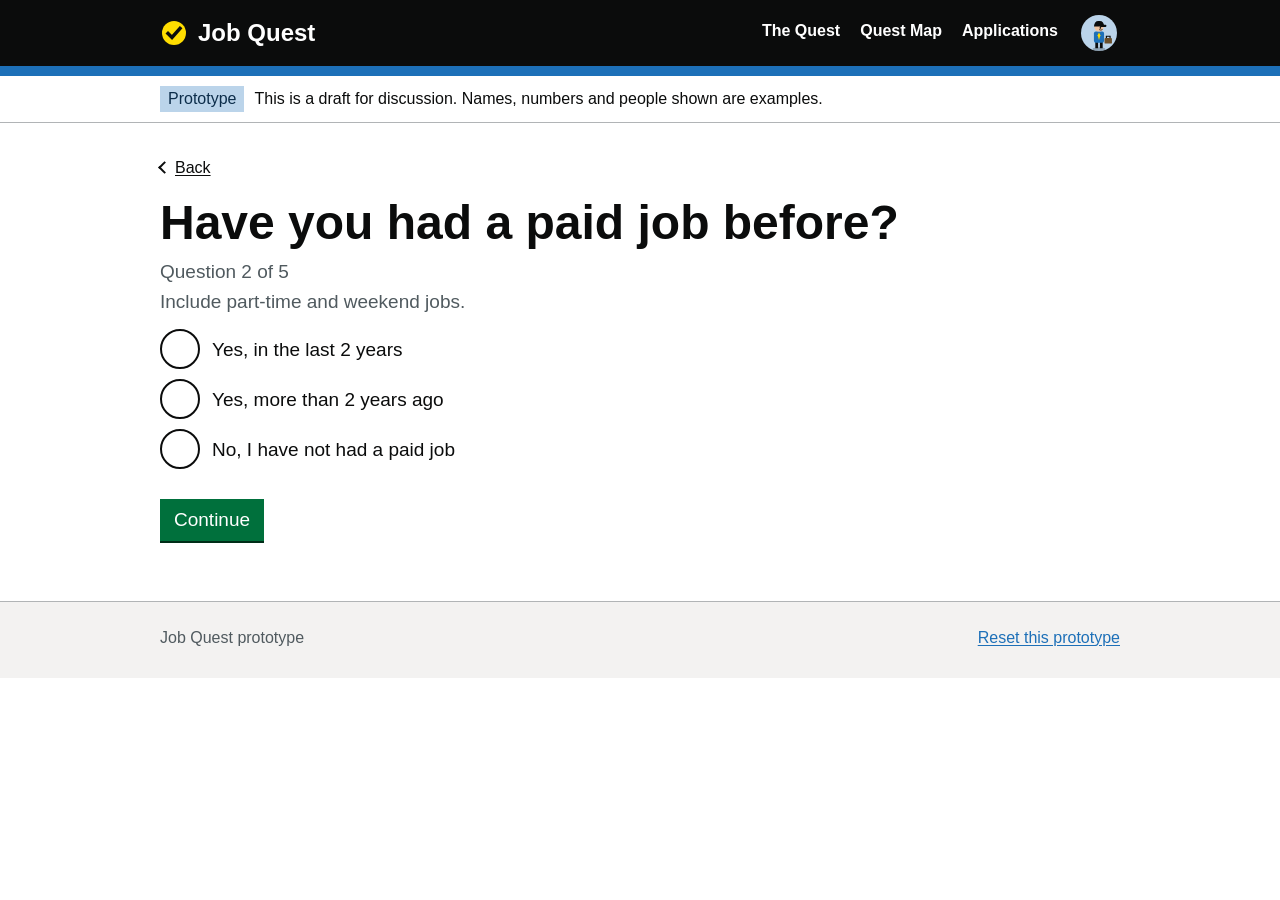
<file: question-2.html>
<!doctype html>
<html lang="en">
<head>
<meta charset="utf-8">
<meta name="viewport" content="width=device-width, initial-scale=1, viewport-fit=cover">
<title>Question 2 of 5 – Job Quest</title>
<link rel="stylesheet" href="jq.css">
</head>
<body data-q="1">
<div id="jq-top"></div>
<main>
  <div class="width"><div id="quiz-root"></div></div>
</main>
<div id="jq-foot"></div>
<script src="jq.js"></script>
<script src="quiz.js"></script>
</body>
</html>
</file>
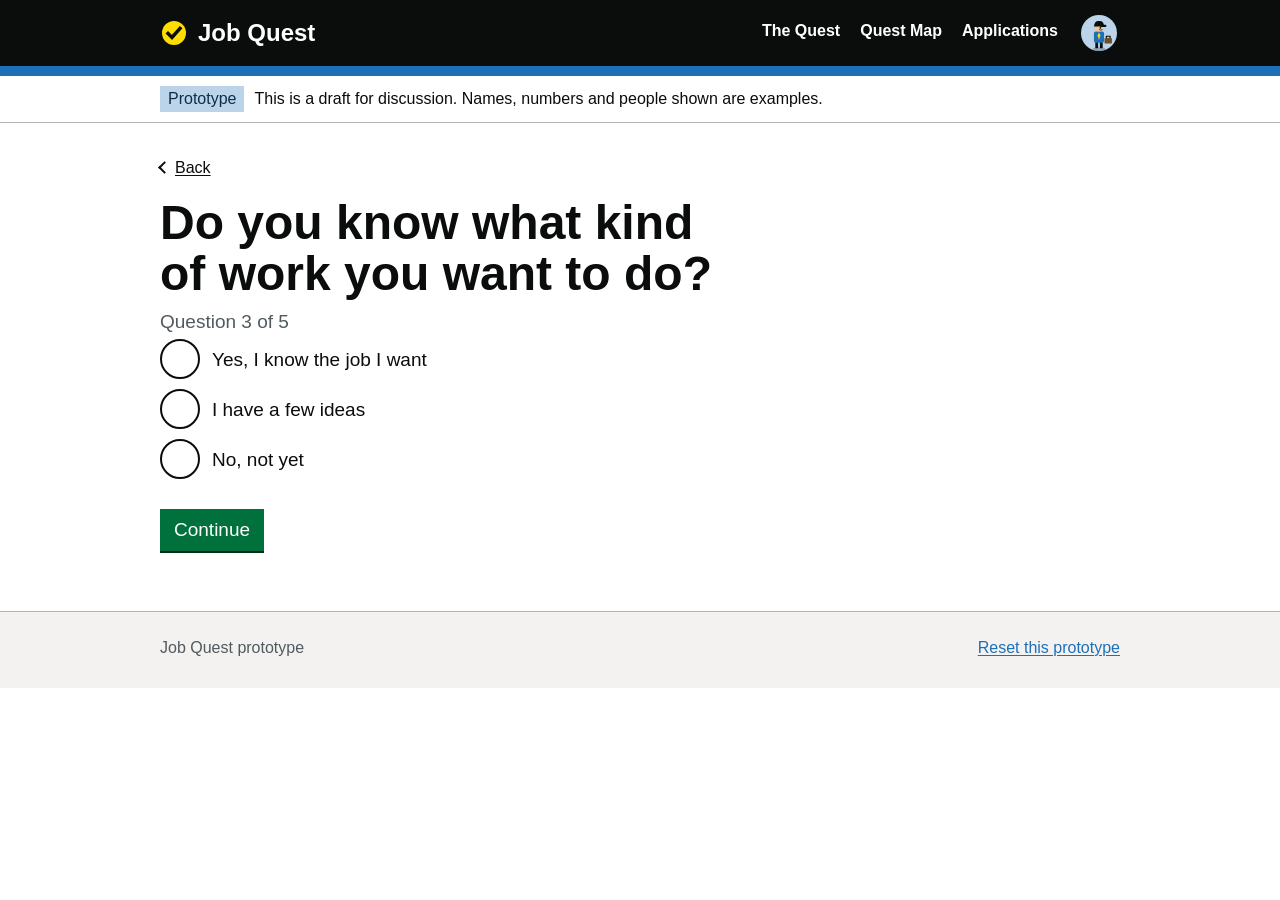
<file: question-3.html>
<!doctype html>
<html lang="en">
<head>
<meta charset="utf-8">
<meta name="viewport" content="width=device-width, initial-scale=1, viewport-fit=cover">
<title>Question 3 of 5 – Job Quest</title>
<link rel="stylesheet" href="jq.css">
</head>
<body data-q="2">
<div id="jq-top"></div>
<main>
  <div class="width"><div id="quiz-root"></div></div>
</main>
<div id="jq-foot"></div>
<script src="jq.js"></script>
<script src="quiz.js"></script>
</body>
</html>
</file>
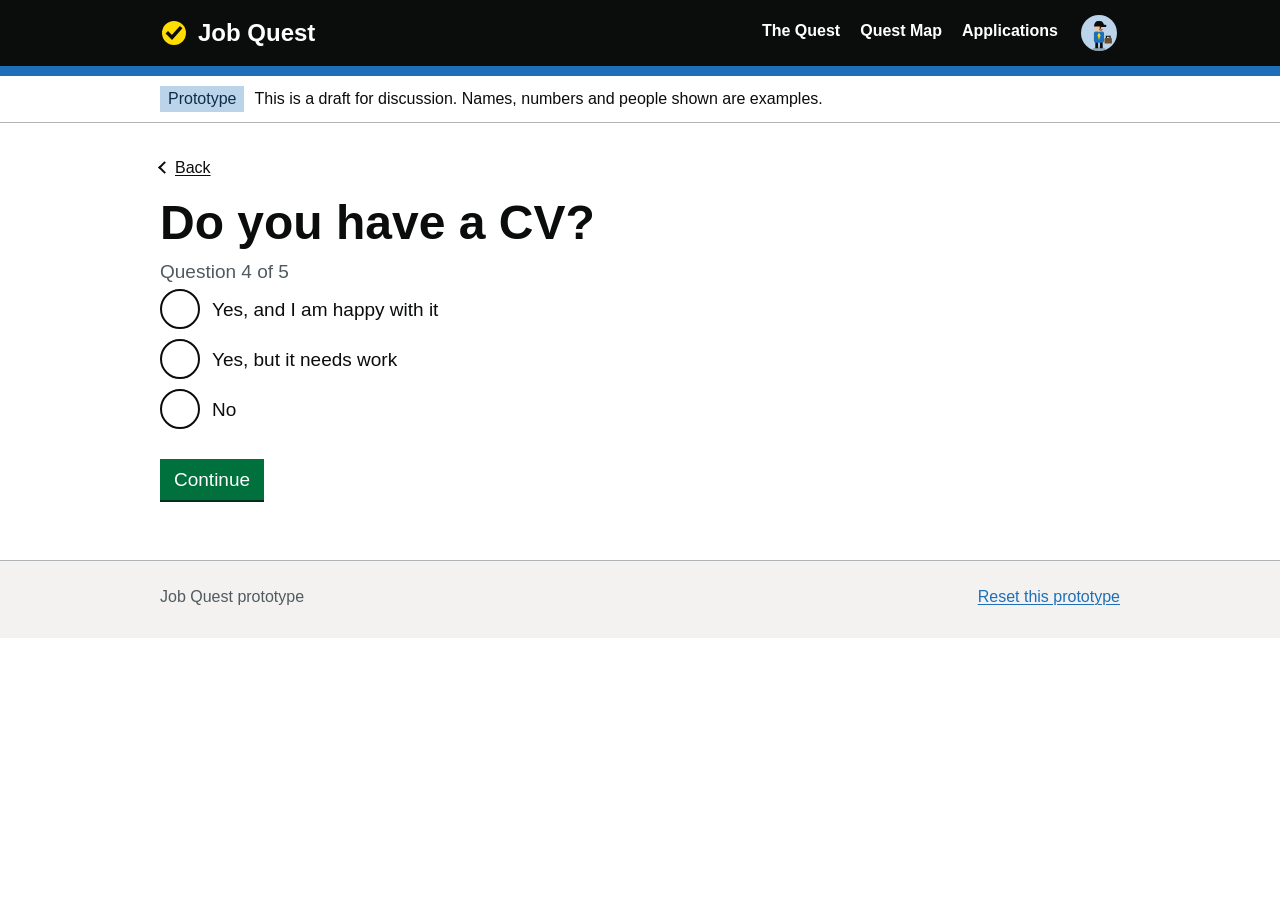
<file: question-4.html>
<!doctype html>
<html lang="en">
<head>
<meta charset="utf-8">
<meta name="viewport" content="width=device-width, initial-scale=1, viewport-fit=cover">
<title>Question 4 of 5 – Job Quest</title>
<link rel="stylesheet" href="jq.css">
</head>
<body data-q="3">
<div id="jq-top"></div>
<main>
  <div class="width"><div id="quiz-root"></div></div>
</main>
<div id="jq-foot"></div>
<script src="jq.js"></script>
<script src="quiz.js"></script>
</body>
</html>
</file>
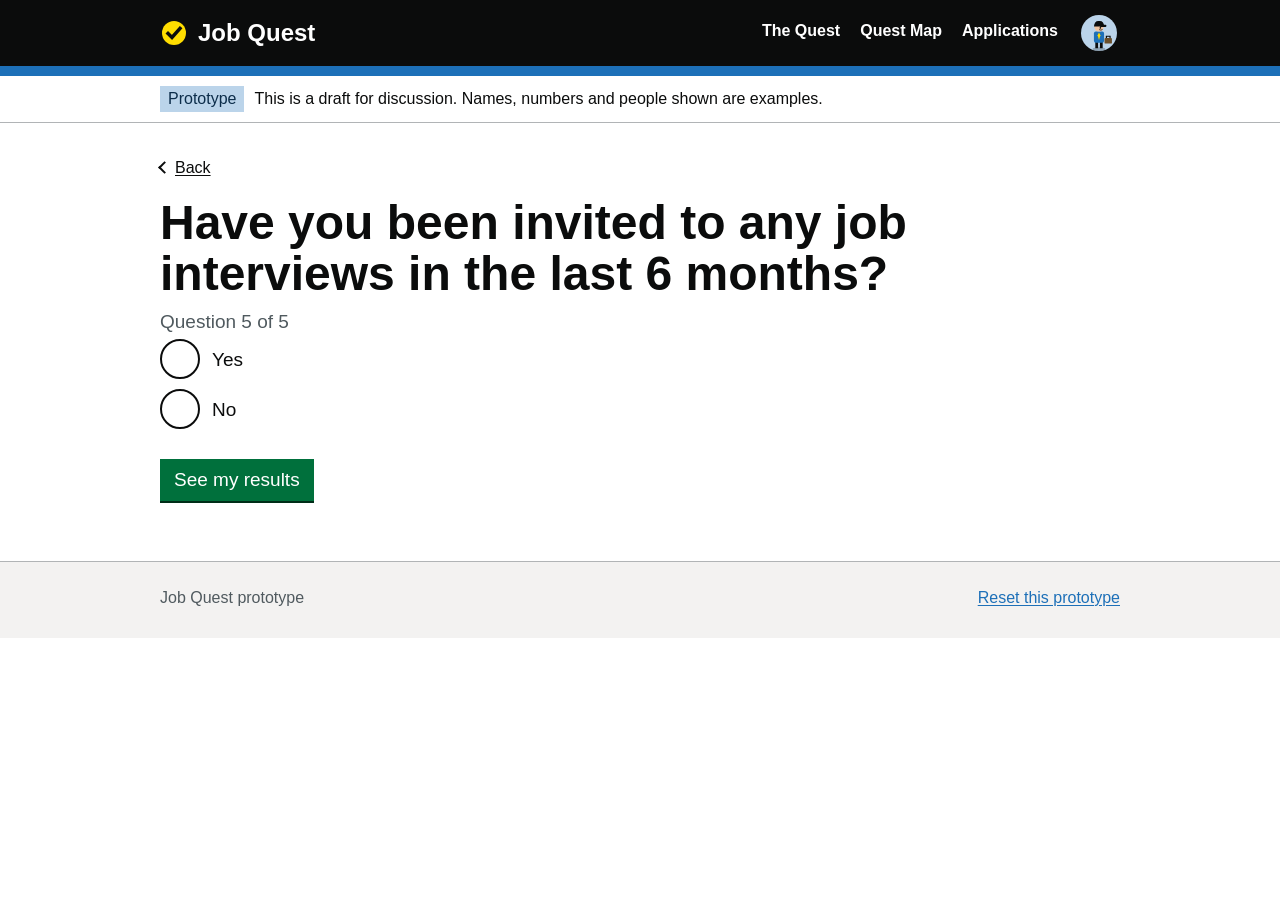
<file: question-5.html>
<!doctype html>
<html lang="en">
<head>
<meta charset="utf-8">
<meta name="viewport" content="width=device-width, initial-scale=1, viewport-fit=cover">
<title>Question 5 of 5 – Job Quest</title>
<link rel="stylesheet" href="jq.css">
</head>
<body data-q="4">
<div id="jq-top"></div>
<main>
  <div class="width"><div id="quiz-root"></div></div>
</main>
<div id="jq-foot"></div>
<script src="jq.js"></script>
<script src="quiz.js"></script>
</body>
</html>
</file>
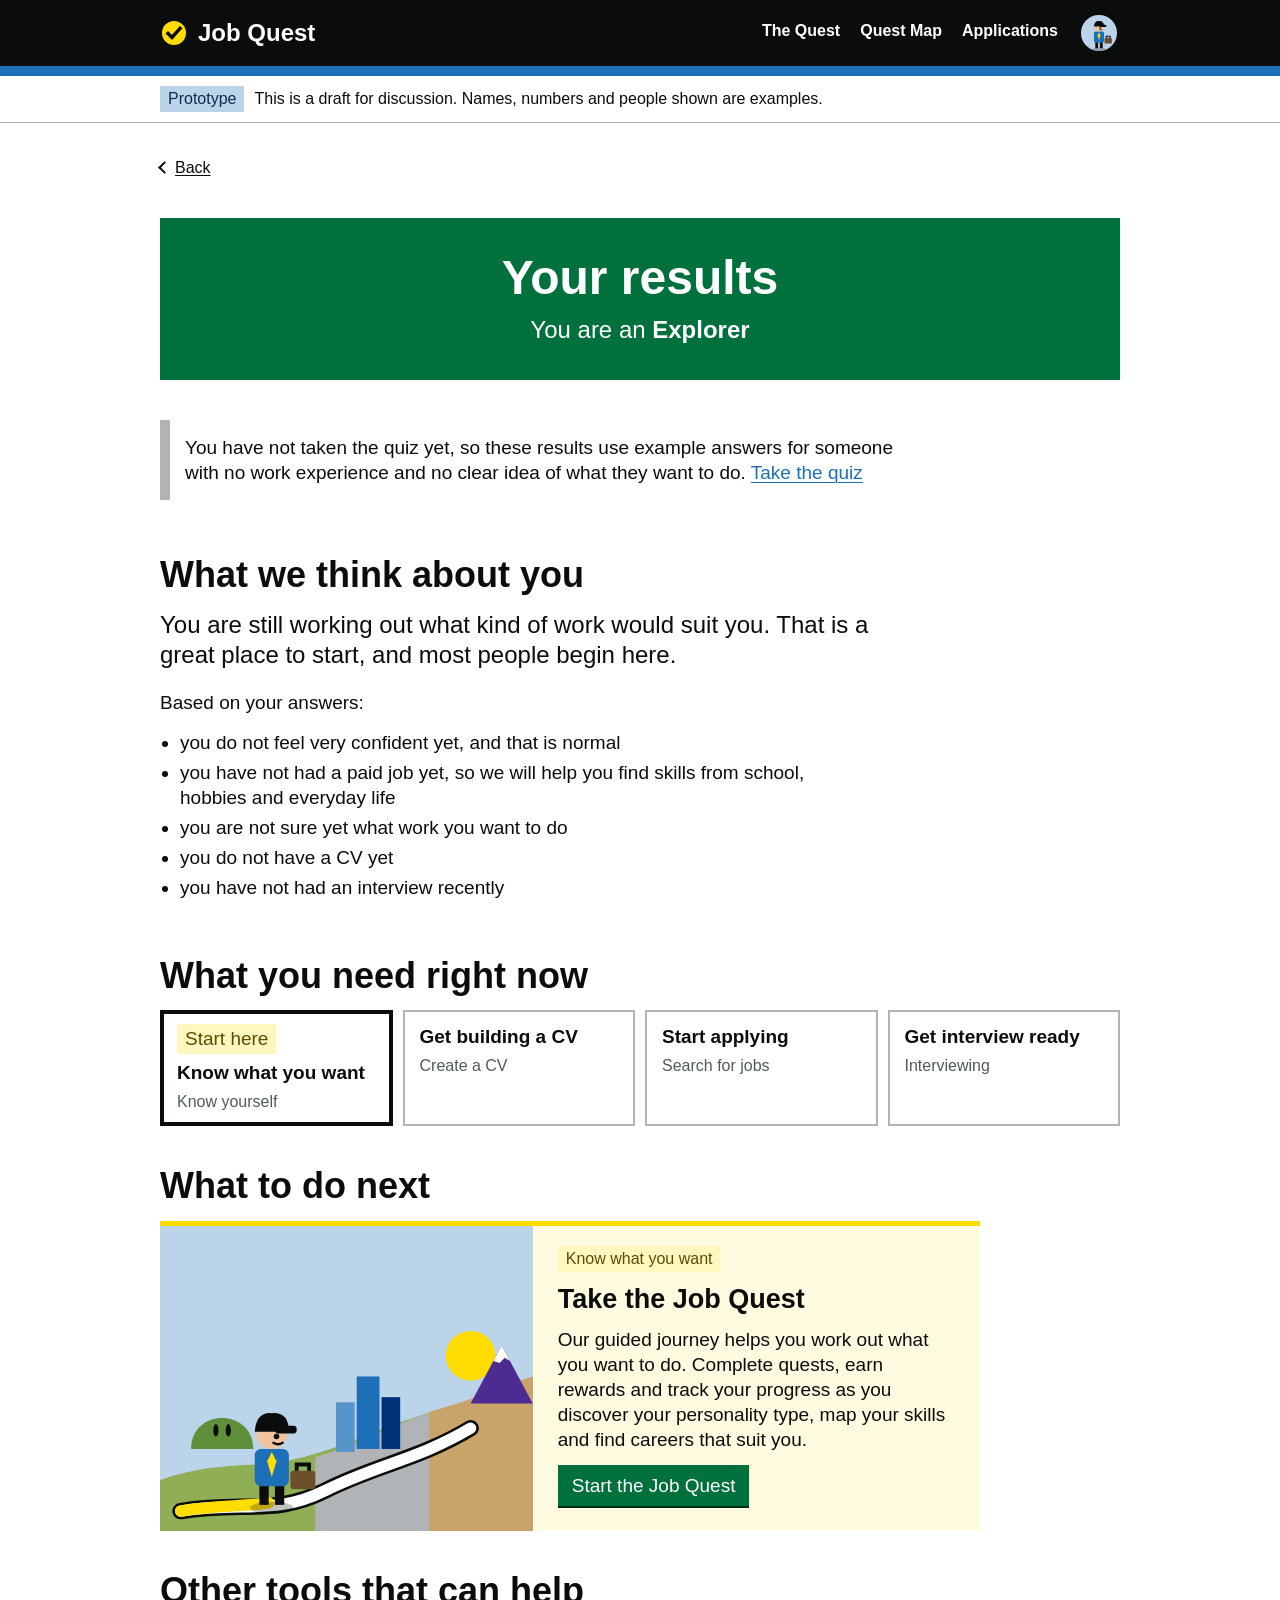
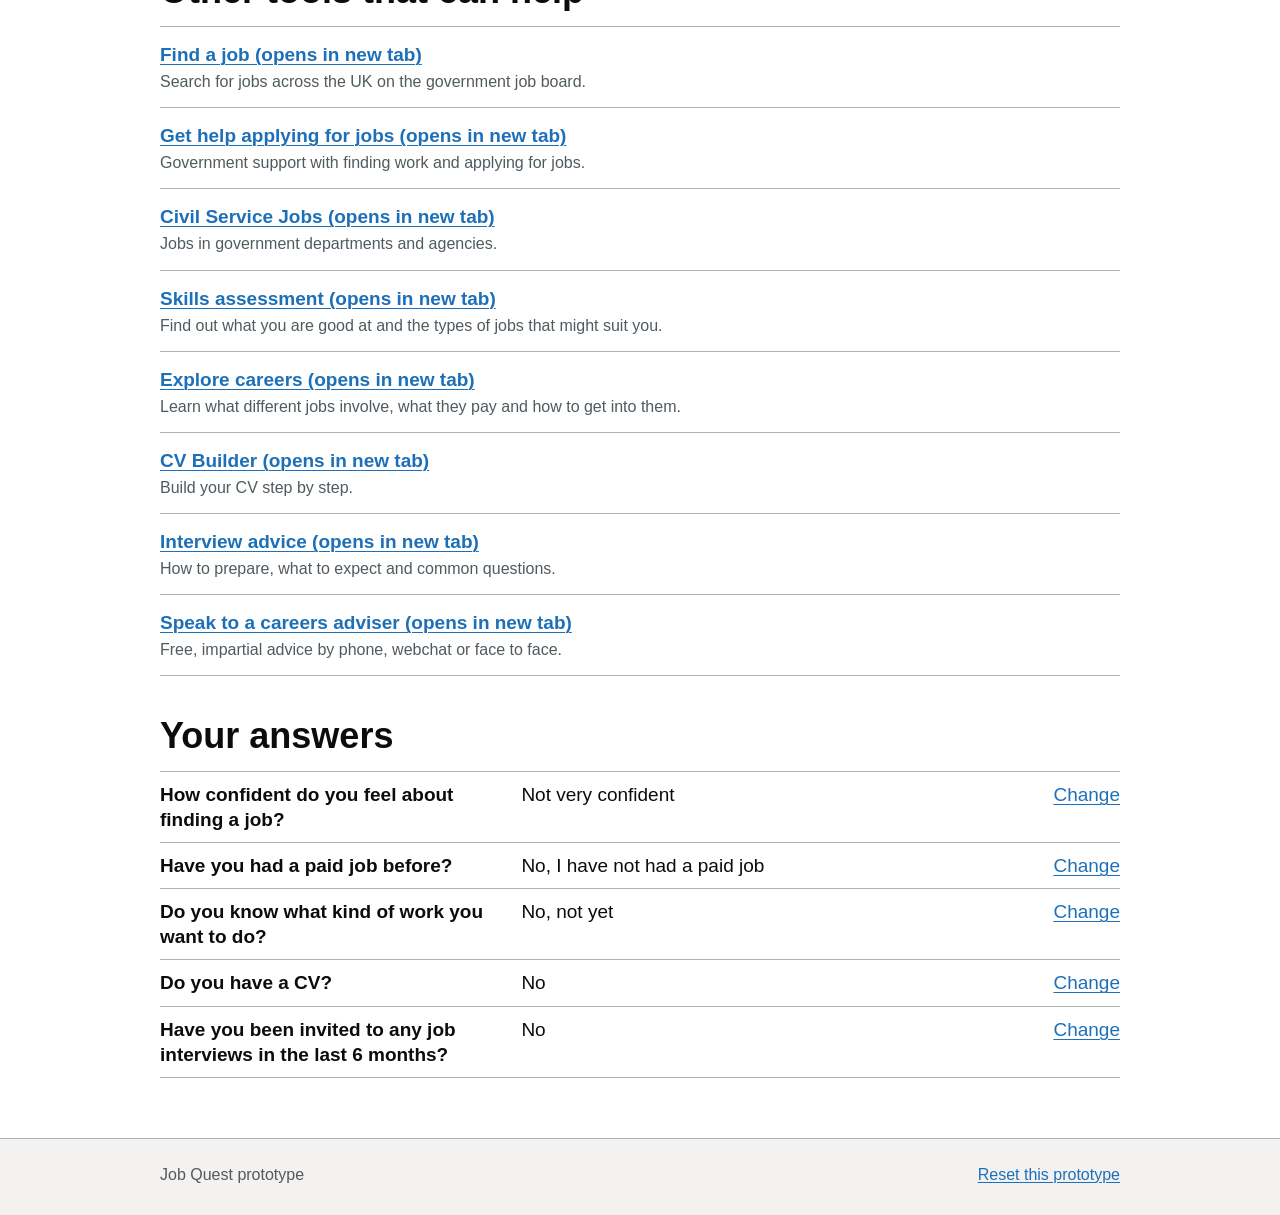
<file: results.html>
<!doctype html>
<html lang="en">
<head>
<meta charset="utf-8">
<meta name="viewport" content="width=device-width, initial-scale=1, viewport-fit=cover">
<title>Your results – Job Quest</title>
<link rel="stylesheet" href="jq.css">
<style>
.needs { list-style: none; margin: 0; padding: 0; display: grid; grid-template-columns: repeat(auto-fit, minmax(200px, 1fr)); gap: 10px; }
.needs li { border: 2px solid var(--border); padding: 12px 15px; display: grid; gap: 6px; align-content: start; }
.needs li.on { border-color: var(--text); border-width: 4px; padding: 10px 13px; }
.needs strong { font-size: 19px; }
.needs span.w { font-size: 16px; color: var(--secondary); }
.tools { list-style: none; margin: 0; padding: 0; border-top: 1px solid var(--border); }
.tools li { padding: 15px 0; border-bottom: 1px solid var(--border); display: grid; gap: 4px; }
.tools a { font-weight: 700; }
.tools p { margin: 0; font-size: 16px; color: var(--secondary); }
.card .badge { justify-self: start; }
.next-card { max-width: 820px; padding: 0; }
.next-card.has-pic { grid-template-columns: minmax(0, 1fr) minmax(0, 1.2fr); gap: 0; }
@media (max-width: 640px) { .next-card.has-pic { grid-template-columns: 1fr; } }
.next-card .pic { background: #bbd4ea; align-self: stretch; display: grid; align-items: end; }
.next-txt { padding: 20px 25px 25px; display: grid; gap: 12px; align-content: start; }
.next-txt h3 { margin: 0; font-size: 27px; }
.next-txt p { margin: 0; }
.seg-head { display: flex; gap: 20px; align-items: center; flex-wrap: wrap; }
</style>
</head>
<body>
<div id="jq-top"></div>
<main>
  <div class="width">
    <div>
      <a class="back" href="question-5.html">Back</a>
    </div>
    <div class="panel">
      <h1>Your results</h1>
      <p id="panel-line">You are an Explorer</p>
    </div>
    <p id="example-note" class="inset" hidden>You have not taken the quiz yet, so these results use example answers for someone with no work experience and no clear idea of what they want to do. <a href="index.html">Take the quiz</a></p>

    <section aria-labelledby="about-h">
      <h2 id="about-h">What we think about you</h2>
      <p class="lead" id="about" style="margin-bottom:20px"></p>
      <p>Based on your answers:</p>
      <ul class="list" id="facts"></ul>
    </section>

    <section aria-labelledby="need-h">
      <h2 id="need-h">What you need right now</h2>
      <ul class="needs" id="needs"></ul>
    </section>

    <section aria-labelledby="next-h">
      <h2 id="next-h">What to do next</h2>
      <div id="routes"></div>
    </section>

    <section aria-labelledby="tools-h">
      <h2 id="tools-h">Other tools that can help</h2>
      <ul class="tools">
        <li><a href="https://www.jobs.service.gov.uk/jobs" target="_blank" rel="noopener">Find a job (opens in new tab)</a><p>Search for jobs across the UK on the government job board.</p></li>
        <li><a href="https://www.gov.uk/get-help-applying-for-jobs" target="_blank" rel="noopener">Get help applying for jobs (opens in new tab)</a><p>Government support with finding work and applying for jobs.</p></li>
        <li><a href="https://www.civilservicejobs.service.gov.uk/" target="_blank" rel="noopener">Civil Service Jobs (opens in new tab)</a><p>Jobs in government departments and agencies.</p></li>
        <li><a href="https://nationalcareers.service.gov.uk/skills-assessment" target="_blank" rel="noopener">Skills assessment (opens in new tab)</a><p>Find out what you are good at and the types of jobs that might suit you.</p></li>
        <li><a href="https://nationalcareers.service.gov.uk/explore-careers" target="_blank" rel="noopener">Explore careers (opens in new tab)</a><p>Learn what different jobs involve, what they pay and how to get into them.</p></li>
        <li><a href="https://www.jobs.service.gov.uk/cv" target="_blank" rel="noopener">CV Builder (opens in new tab)</a><p>Build your CV step by step.</p></li>
        <li><a href="https://nationalcareers.service.gov.uk/careers-advice/interview-advice" target="_blank" rel="noopener">Interview advice (opens in new tab)</a><p>How to prepare, what to expect and common questions.</p></li>
        <li><a href="https://nationalcareers.service.gov.uk/contact-us" target="_blank" rel="noopener">Speak to a careers adviser (opens in new tab)</a><p>Free, impartial advice by phone, webchat or face to face.</p></li>
      </ul>
    </section>

    <section aria-labelledby="check-h">
      <h2 id="check-h">Your answers</h2>
      <dl class="summary" id="answers"></dl>
    </section>
  </div>
</main>
<div id="jq-foot"></div>

<script src="jq.js"></script>
<script>
JQ.chrome('results.html');
const real = JQ.answers(), a = real || JQ.EXAMPLE_ANSWERS;
document.getElementById('example-note').hidden = !!real;
const key = JQ.segmentFor(a), seg = JQ.SEGMENTS[key];
document.getElementById('panel-line').innerHTML = `You are ${/^[AEIOU]/.test(seg.title) ? 'an' : 'a'} <strong>${seg.title}</strong>`;
document.getElementById('about').textContent = seg.about;

const facts = [];
facts.push({ 'very': 'you feel very confident about finding a job', 'quite': 'you feel quite confident about finding a job', 'not-very': 'you do not feel very confident yet, and that is normal', 'not-at-all': 'you do not feel confident yet, and we can help with that' }[a.confidence]);
facts.push({ recent: 'you have had a paid job recently', past: 'you have worked before, but not recently', never: 'you have not had a paid job yet, so we will help you find skills from school, hobbies and everyday life' }[a.work]);
facts.push({ yes: 'you know the job you want', some: 'you have a few ideas about the work you want', no: 'you are not sure yet what work you want to do' }[a.idea]);
facts.push({ good: 'you have a CV you are happy with', 'needs-work': 'your CV needs some work', none: 'you do not have a CV yet' }[a.cv]);
facts.push({ yes: 'you have been invited to interviews', no: 'you have not had an interview recently' }[a.interviews]);
document.getElementById('facts').innerHTML = facts.filter(Boolean).map(f => `<li>${f}</li>`).join('');

document.getElementById('needs').innerHTML = Object.entries(JQ.SEGMENTS).map(([k, s]) =>
  `<li class="${k === key ? 'on' : ''}">${k === key ? '<strong class="tag yellow" style="justify-self:start">Start here</strong>' : ''}<strong>${s.need}</strong><span class="w">${JQ.WORLDS[s.world].name}</span></li>`).join('');

const QUEST_PIC = `<svg viewBox="0 0 360 220" aria-hidden="true" focusable="false" style="display:block;width:100%;height:auto">
  <rect width="360" height="220" fill="#bbd4ea"/><circle cx="300" cy="50" r="24" fill="#ffdd00"/>
  <path d="M0,170 C60,150 90,160 130,150 C180,138 210,120 260,105 C300,94 330,80 360,70 L360,220 L0,220 Z" fill="#8fae55"/>
  <path d="M150,148 C190,136 220,118 270,102 C305,92 330,80 360,70 L360,220 L150,220 Z" fill="#b1b4b6"/>
  <path d="M260,104 C300,94 330,80 360,70 L360,220 L260,220 Z" fill="#c9a46a"/>
  <polygon points="300,96 330,40 360,96" fill="#4c2c92"/><polygon points="322,55 330,40 338,55 333,52 328,57" fill="#fff"/>
  <rect x="190" y="70" width="22" height="70" fill="#1d70b8"/><rect x="214" y="90" width="18" height="50" fill="#003078"/><rect x="170" y="95" width="18" height="48" fill="#5694ca"/>
  <path d="M30,140 C30,100 90,100 90,140Z" fill="#5f8f3a"/><ellipse cx="54" cy="122" rx="2.5" ry="6" fill="#0b0c0c"/><ellipse cx="66" cy="122" rx="2.5" ry="6" fill="#0b0c0c"/>
  <path d="M20,200 C80,190 110,205 160,180 C210,155 250,150 300,120" fill="none" stroke="#0b0c0c" stroke-width="16" stroke-linecap="round"/>
  <path d="M20,200 C80,190 110,205 160,180 C210,155 250,150 300,120" fill="none" stroke="#ffffff" stroke-width="11" stroke-linecap="round"/>
  <path d="M20,200 C55,194 80,196 105,192" fill="none" stroke="#ffdd00" stroke-width="11" stroke-linecap="round"/>
  <g transform="translate(108,170) scale(1.5)">${JQ.figure(JQ.avatar())}</g></svg>`;
const EXT = ' target="_blank" rel="noopener"';
const ROUTES = {
  explorer: { title: 'Take the Job Quest', pic: QUEST_PIC,
    body: 'Our guided journey helps you work out what you want to do. Complete quests, earn rewards and track your progress as you discover your personality type, map your skills and find careers that suit you.',
    cta: '<a class="btn" href="quest.html">Start the Job Quest</a>' },
  builder: { title: 'CV Builder', body: 'Build a CV that shows employers what you can do. It takes you through each section step by step.',
    cta: `<a class="btn" href="https://www.jobs.service.gov.uk/cv"${EXT}>Build your CV (opens in new tab)</a>` },
  applier: { title: 'Find a job', body: 'Search for jobs that match your skills and where you want to work, then apply.',
    cta: `<a class="btn" href="https://www.jobs.service.gov.uk/jobs"${EXT}>Find a job (opens in new tab)</a>` },
  performer: { title: 'Practise for interviews', body: 'Prepare for questions you might be asked, learn how to structure your answers and find out what to expect on the day.',
    cta: `<a class="btn" href="https://nationalcareers.service.gov.uk/careers-advice/interview-advice"${EXT}>Practise for interviews (opens in new tab)</a>` },
};
const r = ROUTES[key];
document.getElementById('routes').innerHTML =
  `<div class="card rec next-card${r.pic ? ' has-pic' : ''}">${r.pic ? `<div class="pic">${r.pic}</div>` : ''}<div class="next-txt"><strong class="tag yellow badge">${seg.need}</strong><h3>${r.title}</h3><p>${r.body}</p><div class="buttons">${r.cta}</div></div></div>`;

document.getElementById('answers').innerHTML = JQ.QUESTIONS.map(q =>
  `<div><dt>${q.q}</dt><dd>${JQ.label(q.id, a[q.id])}</dd><dd><a href="question-${JQ.QUESTIONS.indexOf(q) + 1}.html">Change<span class="visually-hidden"> ${q.q.toLowerCase()}</span></a></dd></div>`).join('');
</script>
</body>
</html>
</file>
<file: jq.css>
/* Job Quest shared styles: public-service look, single light theme by design. */
:root {
  --text: #0b0c0c;
  --secondary: #505a5f;
  --border: #b1b4b6;
  --bg-grey: #f3f2f1;
  --white: #ffffff;
  --link: #1d70b8;
  --link-hover: #003078;
  --focus: #ffdd00;
  --green: #00703c;
  --green-shadow: #002d18;
  --red: #d4351c;
  --purple: #4c2c92;
  --font: arial, 'Helvetica Neue', Helvetica, sans-serif;
  color-scheme: light;
}
* { box-sizing: border-box; }
html, body { margin: 0; }
body { background: var(--white); color: var(--text); font-family: var(--font); font-size: 19px; line-height: 1.32; -webkit-font-smoothing: antialiased; }
.width { max-width: 1020px; margin: 0 auto; padding-left: max(15px, env(safe-area-inset-left, 0px)); padding-right: max(15px, env(safe-area-inset-right, 0px)); }
@media (min-width: 641px) { .width { padding-left: max(30px, env(safe-area-inset-left, 0px)); padding-right: max(30px, env(safe-area-inset-right, 0px)); } }

/* Header */
.header { background: var(--text); color: var(--white); border-bottom: 10px solid var(--link); }
.header .width { padding-block: 12px; display: flex; flex-wrap: wrap; align-items: center; justify-content: space-between; gap: 8px 24px; }
.service { font-weight: 700; font-size: 24px; color: var(--white); display: inline-flex; align-items: center; gap: 10px; text-decoration: none; }
.service:hover { text-decoration: underline; text-decoration-thickness: 3px; }
.nav { list-style: none; margin: 0; padding: 0; display: flex; flex-wrap: wrap; gap: 4px 20px; font-size: 16px; font-weight: 700; }
.nav a { color: var(--white); text-decoration: none; padding-block: 4px; display: inline-block; border-bottom: 4px solid transparent; }
.nav a:hover { text-decoration: underline; }
.nav a[aria-current="page"] { border-bottom-color: var(--focus); }
.header a:focus-visible { outline: 3px solid transparent; background: var(--focus); color: var(--text); box-shadow: 0 -2px var(--focus), 0 4px var(--text); }
.phase { border-bottom: 1px solid var(--border); }
.phase .width { padding-block: 10px; display: flex; gap: 10px; align-items: baseline; font-size: 16px; }

/* Type */
main .width { padding-block: 30px 60px; display: grid; gap: 40px; }
section { min-width: 0; }
.caption { color: var(--secondary); font-size: 24px; margin: 0 0 5px; }
h1 { font-size: clamp(32px, 5vw, 48px); line-height: 1.05; margin: 0 0 20px; font-weight: 700; text-wrap: balance; }
h2 { font-size: clamp(24px, 3.5vw, 36px); margin: 0 0 15px; line-height: 1.1; text-wrap: balance; }
h3 { font-size: 24px; margin: 0 0 10px; line-height: 1.15; }
.lead { font-size: 24px; line-height: 1.25; margin: 0; max-width: 30em; }
p { margin: 0 0 15px; max-width: 34em; }
p:last-child { margin-bottom: 0; }
.body-s { font-size: 16px; }
.muted { color: var(--secondary); }
ul.list, ol.list { margin: 0 0 15px; padding-left: 20px; max-width: 34em; }
ul.list li, ol.list li { margin-bottom: 5px; }
a { color: var(--link); text-underline-offset: .15em; text-decoration-thickness: 1px; }
a:hover { color: var(--link-hover); text-decoration-thickness: 3px; }
a:focus-visible { outline: 3px solid transparent; color: var(--text); background: var(--focus); box-shadow: 0 -2px var(--focus), 0 4px var(--text); text-decoration: none; }
.back { font-size: 16px; color: var(--text); display: inline-flex; gap: 6px; align-items: center; }
.back::before { content: ''; width: 7px; height: 7px; border: solid currentColor; border-width: 0 0 2px 2px; transform: rotate(45deg); }

/* Tags */
.tag { display: inline-block; font-size: 16px; font-weight: 400; padding: 2px 8px 3px; white-space: nowrap; }
.tag.blue { background: #bbd4ea; color: #0c2d4a; }
.tag.green { background: #cce2d8; color: #005a30; }
.tag.grey { background: #e5e6e7; color: #282d30; }
.tag.yellow { background: #fff7bf; color: #594d00; }
.tag.purple { background: #dbd5e9; color: #3d2375; }

/* Buttons */
.buttons { display: flex; flex-wrap: wrap; gap: 15px; align-items: center; }
.btn { font-family: var(--font); font-size: 19px; line-height: 1.2; padding: 8px 12px 7px; border: 2px solid transparent; border-radius: 0; color: var(--white); background: var(--green); box-shadow: 0 2px 0 var(--green-shadow); cursor: pointer; text-decoration: none; display: inline-flex; align-items: center; gap: 10px; }
.btn:hover { background: #005a30; color: var(--white); text-decoration: none; }
.btn.secondary { background: var(--bg-grey); color: var(--text); box-shadow: 0 2px 0 #929191; }
.btn.secondary:hover { background: #dbdad9; }
.btn.start { font-size: 24px; font-weight: 700; padding: 10px 16px 9px; }
.btn.start::after { content: ''; width: 0; height: 0; border-style: solid; border-width: 9px 0 9px 13px; border-color: transparent transparent transparent currentColor; }
.btn:active { transform: translateY(2px); box-shadow: none; }
.btn:disabled { opacity: .5; cursor: not-allowed; }
.btn:focus-visible { outline: 3px solid transparent; background: var(--focus); color: var(--text); box-shadow: 0 2px 0 var(--text); border-color: var(--focus); }
.linkbtn { font: inherit; background: none; border: 0; padding: 0; color: var(--link); text-decoration: underline; text-underline-offset: .15em; text-decoration-thickness: 1px; cursor: pointer; text-align: left; }
.linkbtn:hover { color: var(--link-hover); text-decoration-thickness: 3px; }
.linkbtn:focus-visible { outline: 3px solid transparent; background: var(--focus); color: var(--text); box-shadow: 0 -2px var(--focus), 0 4px var(--text); text-decoration: none; }

/* Blocks */
.inset { padding: 15px; border-left: 10px solid var(--border); max-width: 40em; }
.inset > :last-child { margin-bottom: 0; }
.panel { background: var(--green); color: var(--white); text-align: center; padding: 35px 25px; }
.panel h1 { margin: 0 0 10px; }
.panel p { margin: 0 auto; font-size: 24px; max-width: 26em; }
.card { background: var(--bg-grey); border-top: 5px solid var(--link); padding: 15px 20px 20px; min-width: 0; display: grid; gap: 10px; align-content: start; }
.card h3 { margin: 0; }
.card p { margin: 0; }
.card.rec { border-top-color: var(--focus); background: #fffbe0; }
.cards { display: grid; grid-template-columns: repeat(auto-fit, minmax(240px, 1fr)); gap: 20px; }
.box { border: 1px solid var(--border); padding: 20px; min-width: 0; }

/* Summary list */
.summary { margin: 0; border-top: 1px solid var(--border); }
.summary > div { display: grid; grid-template-columns: minmax(0, 2fr) minmax(0, 3fr) auto; gap: 5px 20px; padding: 10px 0; border-bottom: 1px solid var(--border); }
.summary dt { font-weight: 700; }
.summary dd { margin: 0; }
@media (max-width: 640px) { .summary > div { grid-template-columns: 1fr; } }

/* Forms */
fieldset { border: 0; margin: 0; padding: 0; min-width: 0; }
legend { padding: 0; max-width: 100%; }
legend h1 { margin-bottom: 10px; }
.hint { color: var(--secondary); margin: 0 0 15px; }
.radios { display: grid; gap: 10px; margin-bottom: 30px; }
.radio { display: flex; align-items: flex-start; gap: 12px; position: relative; }
.radio input { appearance: none; -webkit-appearance: none; flex: none; width: 40px; height: 40px; margin: 0; border: 2px solid var(--text); border-radius: 50%; background: var(--white); cursor: pointer; }
.radio input:checked { background: var(--text); box-shadow: inset 0 0 0 8px var(--white); }
.radio input:focus-visible { outline: 3px solid transparent; box-shadow: 0 0 0 4px var(--focus), inset 0 0 0 8px var(--white); }
.radio input:focus-visible:not(:checked) { box-shadow: 0 0 0 4px var(--focus); }
.radio label { padding-top: 8px; cursor: pointer; }
.radio .rh { display: block; color: var(--secondary); font-size: 16px; }
.input { font: inherit; padding: 5px; border: 2px solid var(--text); border-radius: 0; width: 100%; max-width: 20em; height: 40px; }
.input:focus { outline: 3px solid var(--focus); outline-offset: 0; box-shadow: inset 0 0 0 2px var(--text); }
.label { display: block; font-weight: 700; margin-bottom: 5px; }
.error-group { border-left: 5px solid var(--red); padding-left: 15px; }
.error-msg { color: var(--red); font-weight: 700; margin: 0 0 15px; }

/* Details */
details { max-width: 40em; }
details summary { color: var(--link); cursor: pointer; display: inline-block; padding-left: 25px; position: relative; text-decoration: underline; list-style: none; }
details summary::-webkit-details-marker { display: none; }
details summary::before { content: ''; position: absolute; left: 0; top: 4px; border-style: solid; border-width: 7px 0 7px 12px; border-color: transparent transparent transparent currentColor; }
details[open] summary::before { border-width: 12px 7px 0 7px; border-color: currentColor transparent transparent transparent; top: 6px; }
details summary:focus-visible { outline: 3px solid transparent; background: var(--focus); color: var(--text); box-shadow: 0 -2px var(--focus), 0 4px var(--text); text-decoration: none; }
details .details-body { margin-top: 10px; padding: 15px 15px 15px 20px; border-left: 5px solid var(--border); }

/* Meter */
.meter { height: 12px; background: var(--bg-grey); }
.meter > i { display: block; height: 100%; background: var(--green); transition: width .4s ease; }

/* Footer */
.footer { background: var(--bg-grey); border-top: 1px solid var(--border); }
.footer .width { padding-block: 25px 30px; font-size: 16px; color: var(--secondary); display: flex; flex-wrap: wrap; justify-content: space-between; gap: 10px 30px; }
.footer a { color: var(--text); }

@media (prefers-reduced-motion: reduce) { .meter > i { transition: none; } * { animation: none !important; } }
.visually-hidden { position: absolute !important; width: 1px; height: 1px; margin: 0; overflow: hidden; clip: rect(0 0 0 0); clip-path: inset(50%); white-space: nowrap; }

/* Avatar link in the header */
.nav { align-items: center; }
.nav a.nav-avatar { padding: 0; border: 3px solid transparent; border-radius: 50%; display: block; line-height: 0; }
.nav a.nav-avatar svg { display: block; border-radius: 50%; background: #bbd4ea; }
.nav a.nav-avatar:hover { border-color: var(--white); }
.nav a.nav-avatar[aria-current="page"] { border-color: var(--focus); }
.header a.nav-avatar:focus-visible { background: none; box-shadow: none; border-color: var(--focus); outline: 3px solid var(--text); }
</file>
